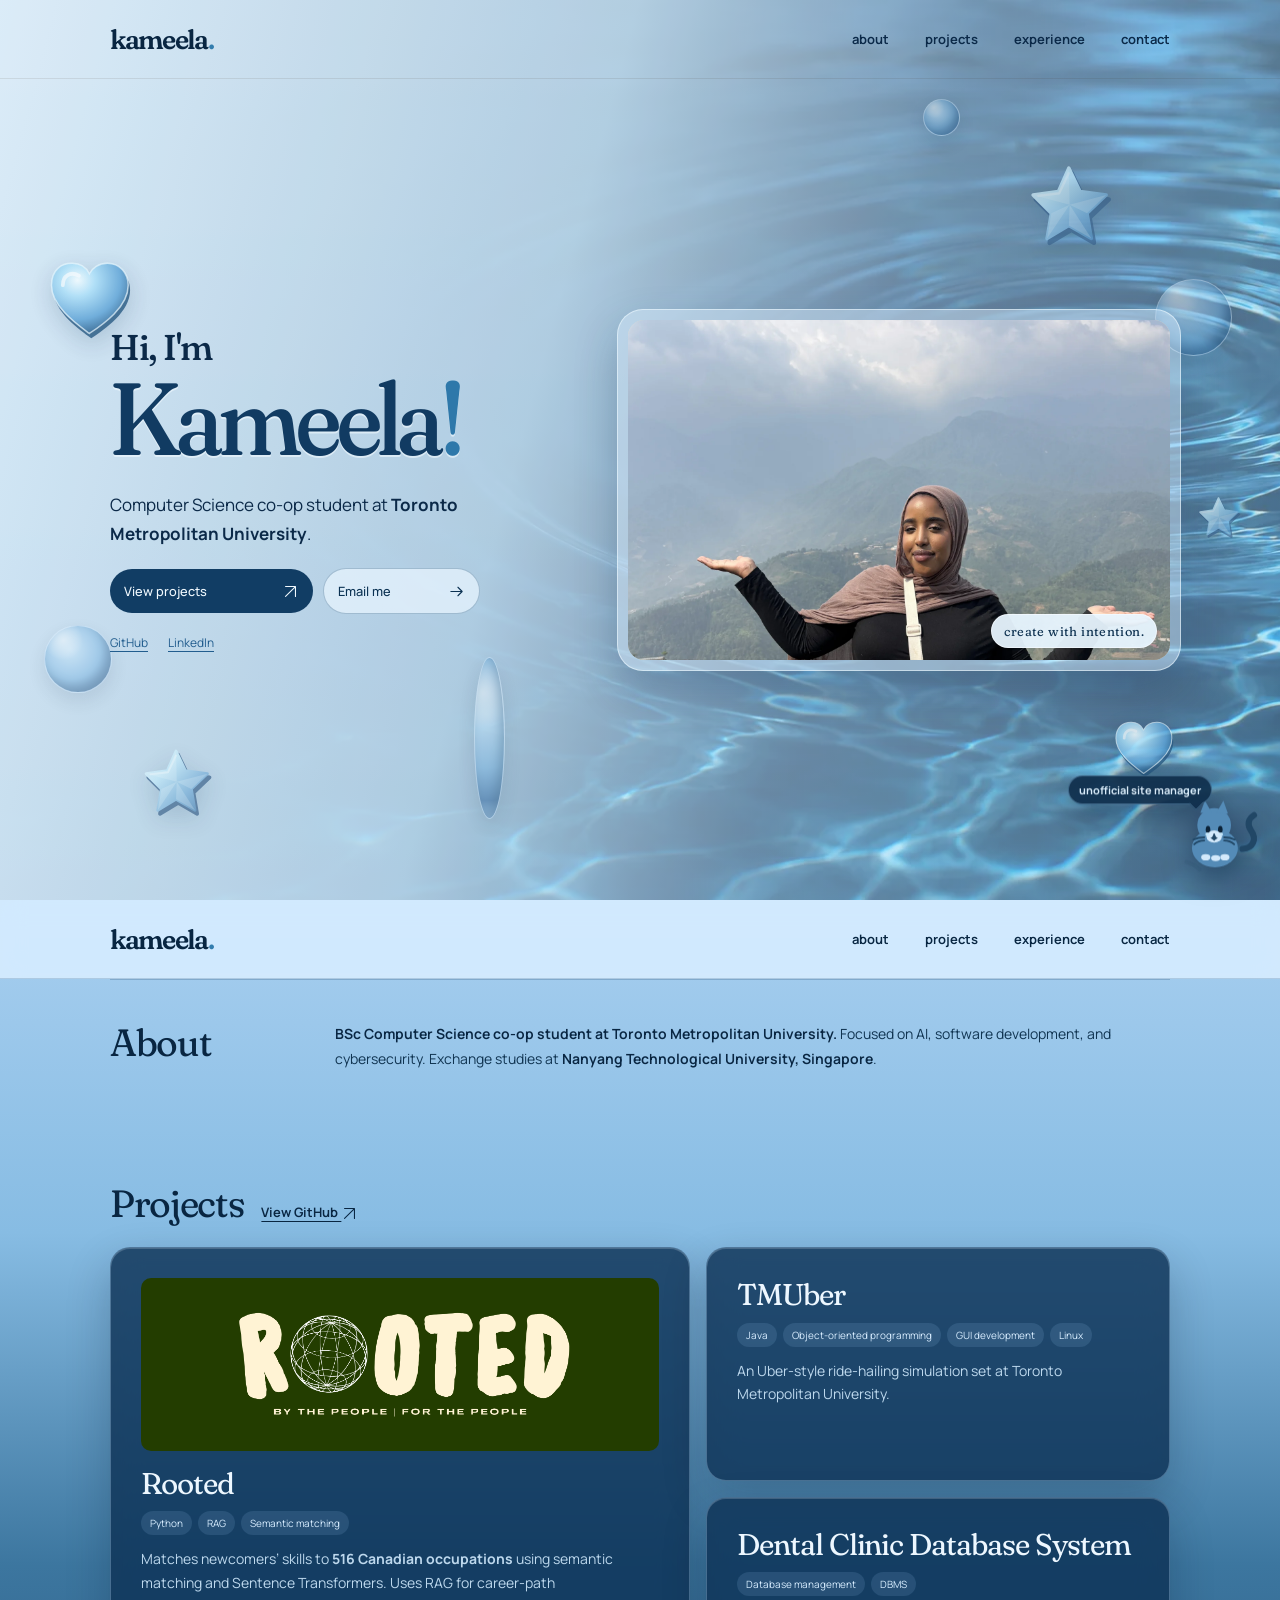
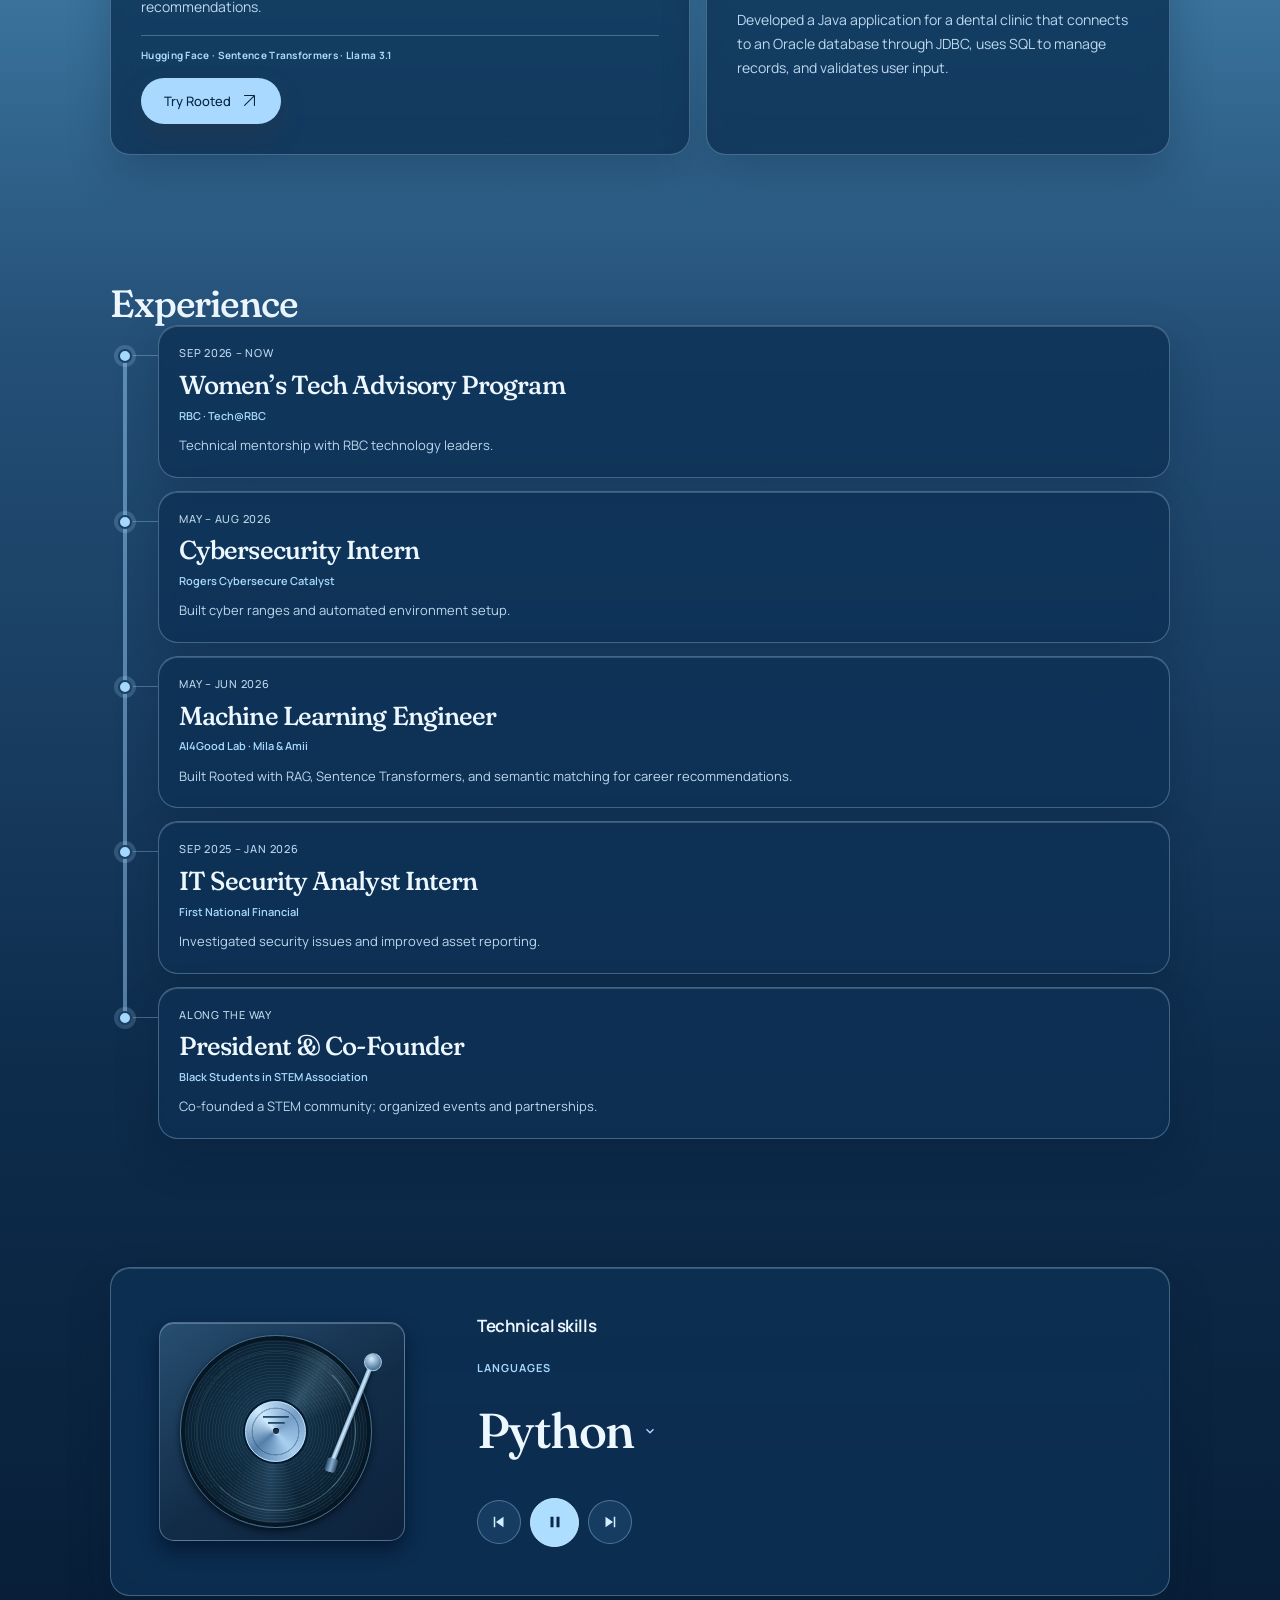
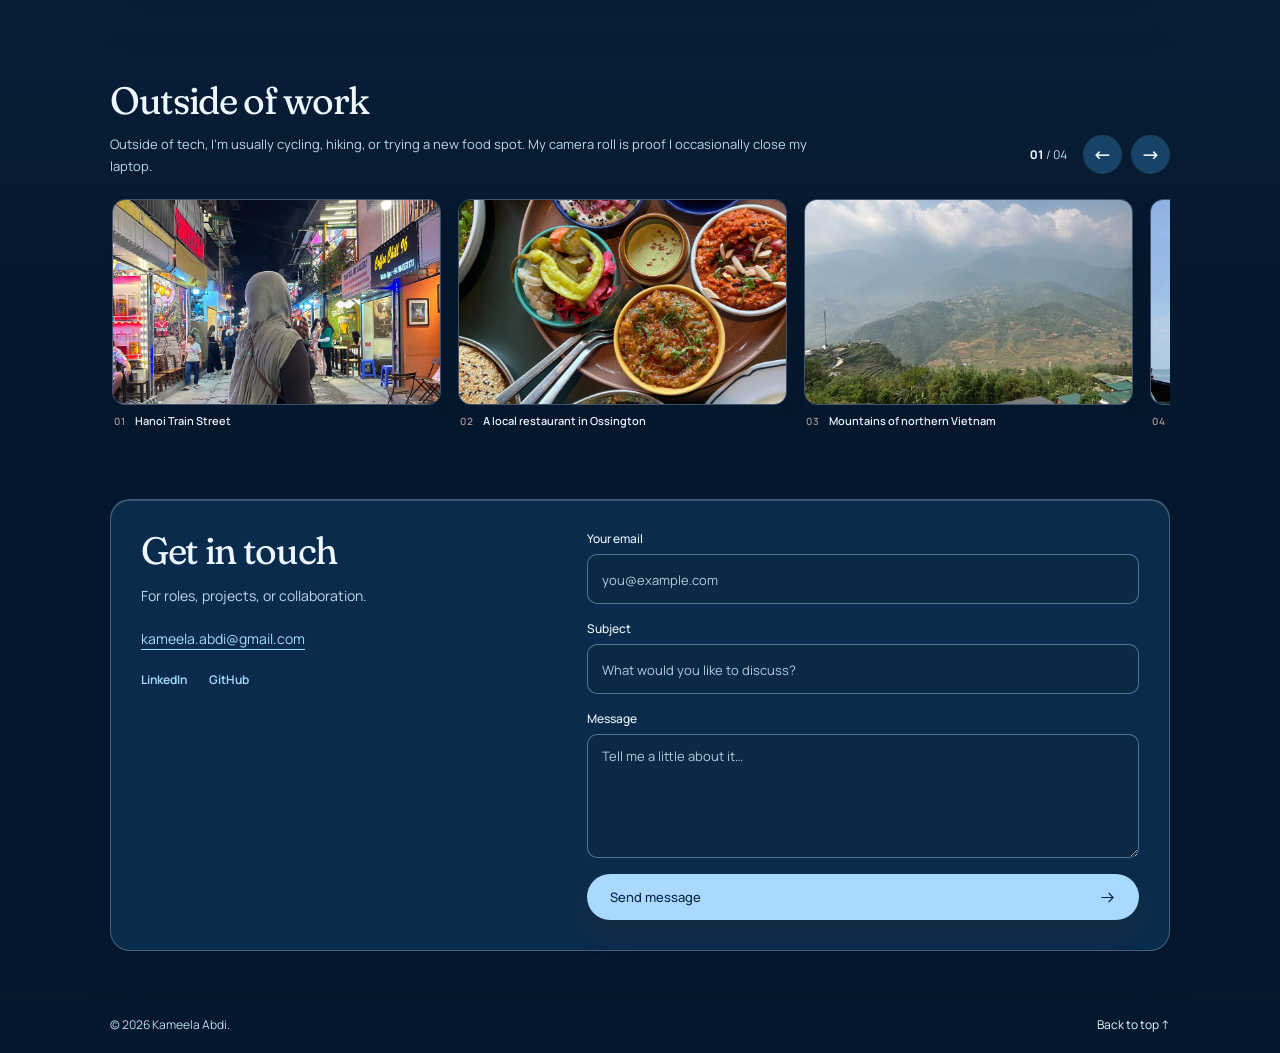
<file: index.html>
<!DOCTYPE html>

<html lang="en">
<head>
<meta charset="utf-8"/>
<meta content="width=device-width, initial-scale=1.0" name="viewport"/>
<meta content="#dceffc" name="theme-color"/>
<meta content="Kameela Abdi is a Computer Science co-op student building thoughtful technology across AI, software, and cybersecurity." name="description"/>
<title>Kameela Abdi — Portfolio</title>
<style>
    :root {
      --sand: #f7f5f9;
      --sand-deep: #efe9ea;
      --foam: #f2eaec;
      --sky: #e0cfd3;
      --sea: #bd9da5;
      --blue: #795044;
      --deep: #4b392a;
      --sage: #b18a82;
      --ink: #382c25;
      --muted: #624e40;
      --white: #ffffff;
      --line: rgba(81,62,46,.13);
      --shadow: 0 15px 45px rgba(81,62,46,.065);
    }
    *, *::before, *::after { box-sizing: border-box; }
    html { scroll-behavior: smooth; }
    body { margin: 0; background: var(--sand); color: var(--ink); font-family:var(--font-body); -webkit-font-smoothing: antialiased; }
    ::selection { background: #e8d5da; color: var(--deep); }
    a { color: inherit; text-decoration: none; }
    button, a { -webkit-tap-highlight-color: transparent; }
    .container { width: min(1110px, calc(100% - 64px)); margin-inline: auto; }
    .site-header { position: sticky; top: 0; z-index: 20; background: rgba(247,245,249,.92); border-bottom: 1px solid var(--line); backdrop-filter: blur(18px); }
    .header-inner { height: 78px; display: flex; align-items: center; justify-content: space-between; gap: 28px; }
    .logo { font-size: 19px; font-weight: 720; letter-spacing: -.05em; color: var(--deep); }
    .logo span { color: var(--sea); }
    .nav { display: flex; align-items: center; gap: 36px; color: #706760; font-size: 13px; font-weight: 570; }
    .nav a { transition: color .2s; }
    .nav a:hover, .nav a:focus-visible { color: var(--blue); }
    .pill-link { border: 1px solid rgba(81,62,46,.24); padding: 10px 17px; border-radius: 100px; color: var(--deep); font-size: 12px; font-weight: 650; transition: background .2s, transform .2s; white-space: nowrap; }
    .pill-link:hover { background: var(--foam); transform: translateY(-1px); }
    .hero { min-height: 675px; display: grid; grid-template-columns: 1.12fr .88fr; align-items: center; gap: 38px; padding-top: 75px; padding-bottom: 90px; }
    .eyebrow { text-transform: uppercase; letter-spacing: .18em; font-size: 11px; font-weight: 750; color: var(--blue); }
    .availability { display: inline-flex; align-items: center; gap: 9px; background: #f6f0f1; color: #856e5c; border: 1px solid #e6d8db; border-radius: 100px; padding: 9px 13px; text-transform: none; letter-spacing: .01em; font-size: 12px; font-weight: 630; }
    .availability::before { content: ""; width: 7px; height: 7px; border-radius: 50%; background: #a97a85; box-shadow: 0 0 0 3px rgba(169,122,133,.17); }
    h1, h2, h3, p { margin-top: 0; }
    h1 { font-size: clamp(55px, 6.8vw, 91px); letter-spacing: -.078em; font-weight: 680; line-height: 1.045; margin: 29px 0 23px; color: var(--deep); }
    h1 .accent { font-family:var(--portfolio-serif); font-style: italic; font-weight: 400; color: var(--blue); }
    .hero-lead { font-size: clamp(16px, 1.65vw, 19px); line-height: 1.75; color: var(--muted); max-width: 515px; margin: 0 0 30px; }
    .hero-actions { display: flex; gap: 12px; align-items: center; flex-wrap: wrap; }
    .btn { display: inline-flex; align-items: center; justify-content: center; gap: 10px; border-radius: 100px; padding: 14px 23px; font-size: 13px; font-weight: 660; transition: transform .2s, background .2s, box-shadow .2s; }
    .btn:hover { transform: translateY(-2px); }
    .btn-primary { background: var(--deep); color: #fff; box-shadow: 0 8px 20px rgba(81,62,46,.15); }
    .btn-primary:hover { background: #664c37; }
    .btn-secondary { color: var(--deep); border: 1px solid var(--line); background: rgba(255,255,255,.57); }
    .btn-secondary:hover { background: #fff; }
    .hero-bottom { font-size: 12px; letter-spacing: .02em; color: #938387; margin-top: 55px; display: flex; align-items: center; gap: 15px; }
    .hero-bottom .bar { width: 35px; height: 1px; background: #c6acb2; }
    .art-frame { position: relative; aspect-ratio: 1/1.08; isolation: isolate; display: grid; place-items: center; }
    .art-backdrop { position: absolute; inset: 5% 2% 3%; background: linear-gradient(150deg,#f6ebee 6%,#e1c5cc 52%,#f2e0e5 96%); border-radius: 48% 52% 49% 51% / 42% 42% 58% 58%; transform: rotate(-8deg); }
    .art-orbit { position: absolute; width: 80%; aspect-ratio:1; border: 1px solid rgba(255,255,255,.7); border-radius: 50%; transform: rotate(-16deg) scaleX(.85); }
    .sun { width: 54%; aspect-ratio:1; border-radius: 50%; position:absolute; top: 17%; right: 20%; background: linear-gradient(155deg,rgba(255,255,255,.96),rgba(219,221,204,.75) 40%,rgba(147,121,99,.25)); box-shadow: inset -22px -25px 45px rgba(99,75,55,.1), inset 18px 23px 38px rgba(255,255,255,.75), 0 15px 75px rgba(118,90,67,.12); border: 1px solid rgba(255,255,255,.62); }
    .horizon { position:absolute; width:81%; height:31%; left:9.5%; bottom:19%; border-radius:50% 50% 38% 35% / 60% 50% 25% 25%; background: linear-gradient(180deg, rgba(171,126,137,.46), rgba(120,91,68,.36)); transform: rotate(-8deg); filter: blur(.3px); }
    .horizon::after { content:""; position:absolute; width:97%; height: 32%; background: rgba(248,240,242,.75); border-radius:50%; left:1.5%; top:-10%; transform:rotate(5deg); filter: blur(9px); }
    .front-wave { position: absolute; width: 89%; height: 24%; left: 7%; bottom: 15%; border-radius: 55% 45% 58% 42% / 74% 64% 38% 38%; background: linear-gradient(145deg,rgba(255,255,255,.45),rgba(202,165,174,.47)); transform: rotate(8deg); border-top: 1px solid rgba(255,255,255,.8); }
    .art-caption { position: absolute; bottom: 5%; right: 3%; font-family:var(--portfolio-serif); font-style: italic; font-size: 15px; letter-spacing:.03em; color: rgba(81,62,46,.62); }
    .art-spark { position: absolute; top:13%; left:15%; color: var(--blue); font-size: 26px; font-weight: 200; }
    section { scroll-margin-top: 110px; }
    .section { padding: 92px 0; }
    .section-kicker { font-size: 11px; color: var(--blue); letter-spacing: .2em; text-transform: uppercase; font-weight: 720; margin-bottom: 18px; }
    .section-title { font-size: clamp(35px,4vw,54px); letter-spacing:-.065em; line-height:1.15; color:var(--deep); font-weight:660; margin-bottom: 18px; }
    .section-summary { max-width: 650px; font-size: 16px; line-height:1.85; color:var(--muted); }
    .about-section { border-top: 1px solid var(--line); display:grid; grid-template-columns: .85fr 1.15fr; gap: clamp(35px,8vw,130px); align-items:start; }
    .about-section .section-title { max-width: 380px; }
    .about-body { font-size:16px; line-height:1.95; color: var(--muted); }
    .about-body strong { color: var(--deep); font-weight:650; }
    .small-facts { display:flex; flex-wrap:wrap; gap:10px; margin-top:24px; }
    .small-facts span { font-size:12px; background: #f3eced; color:var(--sage); padding:10px 14px; border-radius:50px; }
    .projects-section { background: #f5eff0; border-top:1px solid rgba(81,62,46,.07); border-bottom:1px solid rgba(81,62,46,.07); }
    .section-header { display:flex; gap:20px; justify-content:space-between; align-items:end; margin-bottom:37px; }
    .section-header .section-title { margin-bottom:0; }
    .section-header a { color:var(--blue); font-size:13px; font-weight:650; }
    .projects-grid { display:grid; grid-template-columns:repeat(2,1fr); gap:20px; }
    .project-card { background:#fff; border-radius:19px; padding:21px; border:1px solid rgba(81,62,46,.08); transition:transform .24s, box-shadow .24s; }
    .project-card:hover { transform:translateY(-5px); box-shadow:var(--shadow); }
    .project-visual { height:205px; border-radius:12px; position:relative; overflow:hidden; display:grid; place-items:center; }
    .rooted-visual { background:radial-gradient(circle at 66% 22%,#fcf6f8 0%,transparent 36%),linear-gradient(145deg,#ede0e3,#d1b5bc); }
    .roots { width:145px; height:145px; display:grid; place-items:center; border:1px solid rgba(255,255,255,.86); border-radius:50%; background:rgba(255,255,255,.26); box-shadow:0 0 0 20px rgba(255,255,255,.08),0 0 0 40px rgba(255,255,255,.075); }
    .roots svg { width:80px; height:80px; }
    .swap-visual { background:radial-gradient(circle at 18% 10%,#fbf5f7 0%,transparent 35%),linear-gradient(145deg,#eee0e3,#ccb0b7); }
    .swap-phone { width:112px; height:165px; border:5px solid rgba(255,255,255,.94); border-radius:21px; background:rgba(255,255,255,.35); box-shadow:0 12px 40px rgba(108,82,61,.09); padding:24px 10px 10px; transform:rotate(-8deg); position:relative; }
    .swap-phone::before { content:""; position:absolute; top:8px; left:39px; width:25px; height:4px; border-radius:10px; background:rgba(129,102,79,.35); }
    .swap-line { background:rgba(255,255,255,.9); height:12px; border-radius:8px; margin-bottom:10px; }
    .swap-line:nth-child(2) { width:75%; }
    .swap-line:nth-child(3) { width:91%; }
    .swap-line:nth-child(4) { width:55%; }
    .project-meta { display:flex; gap:8px; flex-wrap:wrap; margin-top:21px; margin-bottom:12px; }
    .tag { font-size:11px; background:#f7f0f2; color:#826e5d; padding:7px 10px; border-radius:30px; }
    .project-card h3 { font-size:24px; letter-spacing:-.04em; font-weight:660; color:var(--deep); margin:0 0 10px; }
    .project-card p { font-size:14px; color:var(--muted); line-height:1.75; margin-bottom:18px; }
    .project-foot { font-size:12px; color:var(--blue); font-weight:690; }
    .rooted-logo { display:block; width:100%; height:auto; aspect-ratio:3 / 1; object-fit:cover; object-position:center 53%; border-radius:12px; margin-bottom:16px; }
    .rooted-demo-link { align-self:flex-start; margin-top:16px; min-height:44px; }
    .experience-grid { display:grid; grid-template-columns:.7fr 1.3fr; gap:65px; }
    .experience-grid .section-title { max-width:370px; }
    .timeline-item { display:grid; grid-template-columns:115px 1fr; gap:19px; padding:24px 0; border-bottom:1px solid var(--line); }
    .timeline-item:first-child { padding-top:0; }
    .timeline-date { font-size:12px; color:#948287; line-height:1.55; }
    .timeline-item h3 { margin:0 0 5px; color:var(--deep); letter-spacing:-.02em; font-size:17px; font-weight:660; }
    .timeline-company { font-size:13px; color:var(--blue); font-weight:620; margin-bottom:8px; }
    .timeline-item p { font-size:13px; line-height:1.75; color:var(--muted); margin:0; }
    .skills-section { padding-top:0; }
    .contact-section { padding-bottom:100px; }
    .contact-panel { text-align:center; border-radius:25px; padding:80px 25px; background:linear-gradient(140deg,#f1e0e4,#e8d5da 58%,#f8eef0); border:1px solid rgba(81,62,46,.07); }
    .contact-panel .section-title { font-size:clamp(42px,5.2vw,65px); }
    .contact-panel .section-summary { margin:0 auto 28px; }
    .social-links { margin-top:25px; display:flex; justify-content:center; gap:25px; flex-wrap:wrap; }
    .social-links a { font-size:12px; font-weight:630; color:var(--blue); border-bottom:1px solid transparent; padding-bottom:3px; }
    .social-links a:hover { border-color:var(--blue); }
    footer { border-top:1px solid var(--line); padding:28px 0; }
    .footer-inner { display:flex; justify-content:space-between; align-items:center; gap:15px; color:#8d7c80; font-size:12px; }
    .footer-inner a { color:var(--deep); }

    /* A personal take on the gentle handwritten welcome of a new device. */
    .intro-title { margin-top:18px; margin-bottom:26px; display:flex; flex-direction:column; align-items:flex-start; line-height:.95; }
    .intro-title .intro-small { font-family:var(--portfolio-serif); font-size:clamp(34px,3.3vw,46px); font-weight:400; font-style:italic; color:var(--ink); letter-spacing:-.045em; line-height:1.1; }
    .intro-title .intro-script { display:block; font-family:var(--portfolio-serif); font-size:clamp(92px,10.9vw,158px); font-weight:500; letter-spacing:-.065em; color:var(--blue); line-height:.94; padding:0 .1em .06em 0; clip-path:inset(0 100% 0 0); animation: handwritten-reveal 1.75s cubic-bezier(.2,.65,.2,1) 2.5s both; }
    .intro-script .intro-dot { color:var(--sage); }
    .intro-overline { font-size:11px; font-weight:690; text-transform:uppercase; letter-spacing:.18em; color:var(--sage); margin:23px 0 0; }
    .hero-copy { position:relative; z-index:2; }
    .hero-photo { position:absolute; z-index:2; width:72%; height:82%; left:15%; top:8%; border-radius:46% 54% 52% 48% / 40% 43% 57% 60%; overflow:hidden; border:7px solid rgba(255,255,255,.79); background:#f1e9eb; box-shadow:0 24px 65px rgba(81,62,46,.14), 0 0 0 1px rgba(81,62,46,.08); transform:rotate(-2deg); opacity:1; }
    .hero-photo img { width:100%; height:100%; display:block; object-fit:cover; object-position:51% 43%; transform:scale(1.01); }
    .art-frame { transition:transform .4s ease; }
    .art-frame:hover { transform:translateY(-4px); }
    .art-frame .art-orbit { z-index:1; }
    .art-caption { z-index:3; background:rgba(252,246,248,.96); box-shadow:0 5px 23px rgba(81,62,46,.08); padding:10px 15px; border-radius:100px; color:var(--sage); right:-3%; bottom:0; }
    .art-spark { z-index:3; top:8%; left:8%; }
    @keyframes handwritten-reveal { from {clip-path:inset(0 100% 0 0);opacity:.6} to {clip-path:inset(0 0 0 0);opacity:1} }
    @keyframes photo-arrive { from { opacity:0;transform:translateY(16px) rotate(-4deg) scale(.98)} to {opacity:1;transform:translateY(0) rotate(-2deg) scale(1)} }
    @media(max-width:690px) {
      .intro-title .intro-small { font-size:36px; }
      .intro-title .intro-script { font-size:clamp(90px,19vw,136px);animation-delay:2.5s; }
      .hero-photo { width:74%; height:85%; left:13%; top:5%; }
      .art-caption {right:0;bottom:-2%;font-size:12px;}
      .intro-overline {font-size:10px;}
    }
    @media(prefers-reduced-motion:reduce) {
      .intro-title .intro-script { clip-path:none;animation:none; }
      .hero-photo {animation:none;}
      .art-frame:hover {transform:none;}
    }
    @media(max-width:880px) {
      .hero { grid-template-columns:1fr .82fr; gap:8px; }
      h1 { font-size:clamp(51px,7vw,75px); }
      .nav { gap:20px; }
      .experience-grid { gap:30px; }
    }
    @media(max-width:690px) {
      .container { width:min(100% - 36px,540px); }
      .header-inner { height:67px; }
      .nav { gap:16px; font-size:12px; }
      .nav a:nth-child(3) { display:none; }
      .pill-link { display:none; }
      .hero { padding:72px 0 65px; display:flex; flex-direction:column; align-items:stretch; min-height:auto; }
      h1 { font-size:clamp(54px,12vw,76px); margin-top:23px; }
      .hero-lead { font-size:16px; }
      .hero-bottom { margin-top:35px; }
      .art-frame { align-self:center; width:min(90%,400px); aspect-ratio:1/.9; margin-top:7px; }
      .section { padding:70px 0; }
      .about-section, .experience-grid { display:block; }
      .about-section .section-title, .experience-grid .section-title { max-width:none; }
      .projects-grid { grid-template-columns:1fr; }
      .section-header { align-items:start; }
      .timeline { margin-top:31px; }
      .timeline-item { grid-template-columns:97px 1fr; gap:12px; }
      .skills-section { padding-top:0; }
      .contact-panel { padding:58px 18px; }
      .footer-inner { flex-direction:column; text-align:center; }
    }
    @media(prefers-reduced-motion:reduce) { html {scroll-behavior:auto} *,*::before,*::after { transition-duration:.01ms !important; animation-duration:.01ms !important; } }

    /* Olive green, blush pink and brown palette. The portrait never depends on a relative asset path. */
    .site-header { background: rgba(247,245,249,.92); }
    .art-backdrop { background:linear-gradient(150deg,#f2e6e9 3%,#dcc3c9 51%,#f4e8eb 100%); }
    .sun { background:linear-gradient(160deg,#fbf9fd,#f4e5e9 48%,#d1b4bb);box-shadow:inset -18px -22px 46px rgba(93,69,49,.11),inset 18px 23px 38px rgba(255,255,255,.8),0 15px 70px rgba(101,78,59,.11); }
    .horizon { background:linear-gradient(180deg,rgba(193,150,161,.6),rgba(118,93,72,.46)); }
    .front-wave { background:linear-gradient(145deg,rgba(255,255,255,.45),rgba(195,159,168,.52)); }
    .hero-photo { width:79%;height:83%;left:10.5%;top:8%;border-radius:35% 42% 29% 32% / 32% 34% 31% 35%;border:7px solid rgba(255,250,250,.95);background:#f1e9eb;box-shadow:0 22px 62px rgba(85,61,42,.18),0 0 0 1px rgba(85,61,42,.12);opacity:1;visibility:visible; }
    .hero-photo img { object-position:50% 39%; }
    .availability { background:#f3ebed;color:#816752;border-color:#e4d1d6; }
    .availability::before { background:#957c68; }
    .project-card { border-color:rgba(81,62,46,.09); }
    .rooted-visual { background:radial-gradient(circle at 66% 22%,#fcfbfd 0%,transparent 36%),linear-gradient(145deg,#efe3e6,#d5bcc2); }
    .swap-visual { background:radial-gradient(circle at 18% 10%,#faf8fc 0%,transparent 35%),linear-gradient(145deg,#efe3e6,#d0b1b9); }
    .btn-primary {box-shadow:0 8px 20px rgba(86,62,43,.16);}
    :focus-visible { outline:2px solid #795044;outline-offset:4px; }
    @media(max-width:690px){ .hero-photo{width:78%;height:85%;left:11%;top:5%;} }

    /* Wider, more landscape intro photo so more of the original view and both hands show. */
    .hero-photo {
      width: 94%;
      height: 72%;
      left: 3%;
      top: 15%;
      border: 4px solid #be9aa3;
      border-radius: 32px;
      overflow: hidden;
      background: #e1cdd2;
      box-shadow: 0 22px 55px rgba(85,61,42,.13);
      transform: rotate(-2deg);
    }
    .hero-photo img {
      width: 100%;
      height: 100%;
      object-fit: cover;
      object-position: 50% 30%;
      transform: scale(.92);
    }
    .art-frame {
      aspect-ratio: 1.08 / .92;
      align-self: center;
    }
    .art-backdrop {
      inset: 10% 1% 8%;
      border-radius: 34px;
      transform: rotate(-4deg);
    }
    .art-orbit {
      width: 96%;
      height: 76%;
      border-radius: 34px;
      transform: rotate(-8deg);
    }
    .sun {
      width: 28%;
      top: 5%;
      right: 8%;
    }
    .horizon, .front-wave {
      display: none;
    }
    @media (max-width: 690px) {
      .art-frame {
        width: min(100%, 430px);
        aspect-ratio: 1 / .92;
      }
      .hero-photo {
        width: 96%;
        height: 73%;
        left: 2%;
        top: 16%;
        border-radius: 24px;
      }
      .hero-photo img {
        object-position: 50% 31%;
        transform: scale(.95);
      }
      .art-backdrop,
      .art-orbit {
        border-radius: 24px;
      }
    }

    /* A separate, understated gallery section within the portfolio. */
    .offline-section { background: #fcf8f7; border-top: 1px solid var(--line); border-bottom: 1px solid var(--line); }
    .offline-heading { display: flex; align-items: end; justify-content: space-between; gap: 22px; margin-bottom: 27px; }
    .offline-heading .section-title { margin-bottom: 11px; }
    .offline-intro { max-width: 730px; color: var(--muted); font-size: 14px; line-height: 1.8; margin: 0; }
    .offline-controls { display: flex; flex: 0 0 auto; align-items: center; gap: 9px; margin-bottom: 3px; }
    .offline-count { font-size: 12px; color: var(--muted); font-variant-numeric: tabular-nums; margin-right: 7px; white-space: nowrap; }
    .offline-count strong { font-weight: 730; color: var(--deep); }
    .offline-arrow { width: 39px; height: 39px; display: grid; place-items: center; background: var(--white); color: var(--deep); border: 1px solid var(--line); border-radius: 50%; font-size: 19px; line-height: 1; cursor: pointer; transition: background .18s, transform .18s; }
    .offline-arrow:hover { background: var(--foam); transform: translateY(-1px); }
    .offline-arrow:focus-visible { outline: 2px solid var(--blue); outline-offset: 3px; }
    .offline-track { display: flex; gap: 17px; overflow-x: auto; scroll-snap-type: x mandatory; scroll-behavior: smooth; scroll-padding-left: 2px; padding: 4px 2px 14px; scrollbar-width: none; -ms-overflow-style: none; overscroll-behavior-x: contain; }
    .offline-track::-webkit-scrollbar { display:none; }
    .offline-slide { flex: 0 0 calc((100% - 36px) / 3.1); min-width: 0; margin: 0; scroll-snap-align: start; }
    .offline-slide img { display: block; width: 100%; height: auto; aspect-ratio: 4 / 3; object-fit: cover; border-radius: 13px; border: 1px solid rgba(81,62,46,.10); box-shadow: 0 6px 17px rgba(81,62,46,.065); }
    .offline-slide figcaption { margin-top: 12px; padding-left: 2px; color: #71645a; font-size: 12px; font-weight: 570; line-height: 1.5; }
    .offline-caption-num { font-size: 10px; letter-spacing: .08em; color: #a99398; margin-right: 9px; }
    .offline-note { margin: 7px 0 0; color: #94888b; font-size: 11px; }
    @media (max-width: 880px) { .offline-slide { flex-basis: calc((100% - 17px) / 2.25); } }
    @media (max-width: 690px) {
      .offline-heading { align-items: start; flex-direction: column; gap: 17px; }
      .offline-controls { align-self: end; margin: 0; }
      .offline-slide { flex-basis: 78%; }
      .offline-intro { font-size: 13px; }
      .offline-slide img { border-radius: 11px; }
    }
    @media (prefers-reduced-motion: reduce) { .offline-track { scroll-behavior: auto; } }
  

    /* ---- Ombré palette refresh ---- */
    :root {
      --dark-amaranth: #505832;
      --cotton-rose: #e7b7bd;
      --platinum: #f6f0e6;
      --frosted-blue: #bac092;
      --black-cherry: #493024;
      --sand: #f6f0e6;
      --sand-deep: #edd9de;
      --foam: rgba(255,255,255,.62);
      --sky: #bac092;
      --sea: #e7b7bd;
      --blue: #505832;
      --deep: #493024;
      --sage: #505832;
      --ink: #382c25;
      --muted: #584337;
      --line: rgba(73,48,36,.12);
      --shadow: 0 18px 45px rgba(73,48,36,.10);
    }
    body {
      position: relative;
      background: linear-gradient(135deg, #f6f0e6 0%, #e7b7bd 26%, #bac092 54%, #f6f0e6 77%, #505832 100%);
      background-size: 240% 240%;
      animation: ombreFlow 19s ease-in-out infinite;
      color: var(--ink);
    }
    body::before {
      content: "";
      position: fixed;
      inset: 0;
      pointer-events: none;
      background:
        radial-gradient(circle at 14% 18%, rgba(231,183,189,.42), transparent 34%),
        radial-gradient(circle at 82% 12%, rgba(186,192,146,.40), transparent 28%),
        radial-gradient(circle at 78% 78%, rgba(80,88,50,.16), transparent 26%),
        radial-gradient(circle at 24% 88%, rgba(246,240,230,.48), transparent 30%);
      mix-blend-mode: screen;
      opacity: .95;
      z-index: -1;
    }
    @keyframes ombreFlow {
      0% { background-position: 0% 50%; }
      50% { background-position: 100% 50%; }
      100% { background-position: 0% 50%; }
    }
    .site-header {
      background: rgba(246,240,230,.74);
      backdrop-filter: blur(20px);
      border-bottom: 1px solid rgba(73,48,36,.10);
    }
    .pill-link, .btn-secondary, .project-card, .contact-panel, .timeline-item, .offline-slide img {
      box-shadow: 0 10px 28px rgba(73,48,36,.06);
    }
    .about-section, .projects-section, .offline-section, .contact-panel {
      background: rgba(255,255,255,.34);
      backdrop-filter: blur(8px);
    }
    .project-card, .timeline-item, .contact-panel, .offline-arrow {
      background: rgba(255,255,255,.62);
      border-color: rgba(73,48,36,.10);
    }
    .btn-primary {
      background: linear-gradient(135deg, #493024, #505832);
      color: #fff;
      box-shadow: 0 12px 28px rgba(73,48,36,.20);
    }
    .btn-primary:hover { background: linear-gradient(135deg, #505832, #493024); }
    .btn-secondary:hover, .pill-link:hover, .offline-arrow:hover { background: rgba(231,183,189,.42); }
    .nav a:hover, .nav a:focus-visible, .section-header a, .logo span { color: var(--deep); }
    .availability {
      background: rgba(231,183,189,.42);
      color: var(--blue);
      border-color: rgba(80,88,50,.16);
    }
    .availability::before { background: var(--frosted-blue); box-shadow: 0 0 0 3px rgba(186,192,146,.28); }
    .hero-photo { border-color: rgba(73,48,36,.30); background: rgba(255,255,255,.45); }
    .text-highlight, .word-pop, .btn-word {
      background: linear-gradient(120deg, rgba(186,192,146,.25), rgba(231,183,189,.58));
      border-radius: .45em;
      padding: 0 .18em .04em;
      box-decoration-break: clone;
      -webkit-box-decoration-break: clone;
    }
    .word-pop {
      color: var(--deep);
      text-shadow: 0 1px 0 rgba(255,255,255,.45);
      background: linear-gradient(120deg, rgba(186,192,146,.34), rgba(231,183,189,.72));
    }
    .btn-word { background: linear-gradient(120deg, rgba(186,192,146,.30), rgba(255,255,255,.0)); }
    .section-kicker, .intro-overline, .eyebrow { color: var(--blue); }
    .hero-bottom .bar { background: rgba(73,48,36,.26); }
    .offline-slide figcaption, .tag { color: var(--blue); }
    .tag { background: rgba(186,192,146,.24); }
    .projects-section {
      border-top: 1px solid rgba(73,48,36,.08);
      border-bottom: 1px solid rgba(73,48,36,.08);
    }
    .offline-section { background: rgba(255,255,255,.28); }
    @media (prefers-reduced-motion: reduce) {
      body { animation: none; }
    }

  

    /* Seamless surfaces and full, uncropped original landscape photo */
    body {
      background: linear-gradient(120deg, #f6f0e6 0%, #ead4d9 22%, #ebecdf 48%, #e7b7bd 70%, #f6f0e6 100%);
      background-size: 260% 260%;
      animation: ombreFlow 26s ease-in-out infinite;
    }
    body::before {
      background:
        radial-gradient(ellipse at 12% 16%, rgba(186,192,146,.24), transparent 42%),
        radial-gradient(ellipse at 84% 46%, rgba(231,183,189,.30), transparent 40%),
        radial-gradient(ellipse at 45% 83%, rgba(80,88,50,.07), transparent 35%);
      opacity: 1;
      mix-blend-mode: normal;
      z-index: -1;
    }
    .about-section,
    .projects-section,
    .offline-section,
    .skills-section,
    .contact-section,
    .experience-grid {
      background: transparent;
      border: 0;
      box-shadow: none;
      backdrop-filter: none;
    }
    .about-section { border-top: 0; }
    .projects-section, .offline-section {
      border-top: 0;
      border-bottom: 0;
    }
    .section { padding-block: 86px; }
    .skills-section { padding-top: 12px; }
    .offline-section { padding-block: 84px 90px; }
    .project-card, .contact-panel {
      background: rgba(255,255,255,.50);
      border: 1px solid rgba(255,255,255,.65);
      box-shadow: 0 12px 42px rgba(73,48,36,.045);
      backdrop-filter: blur(14px);
      -webkit-backdrop-filter: blur(14px);
    }
    .project-card:hover { box-shadow: 0 20px 46px rgba(73,48,36,.09); }
    .timeline-item { box-shadow: none; border-bottom: 1px solid rgba(73,48,36,.09); }

    .contact-panel {
      background: linear-gradient(128deg, rgba(255,255,255,.54), rgba(231,183,189,.16) 49%, rgba(186,192,146,.17));
      border-radius: 24px;
    }
    .offline-slide img {
      border: 1px solid rgba(255,255,255,.72);
      box-shadow: 0 10px 28px rgba(73,48,36,.075);
    }
    footer { border-top: 1px solid rgba(73,48,36,.085); background:transparent; }
    .site-header { background:rgba(246,240,230,.62); }

    /* The original photo is 4:3; match its natural proportions exactly. */
    .hero {
      grid-template-columns: minmax(0, 1fr) minmax(0, 1.12fr);
      column-gap: 28px;
      min-height: 630px;
      padding-top: 70px;
      padding-bottom: 74px;
    }
    .hero-copy { min-width: 0; }
    .art-frame {
      position: relative;
      display: block;
      width: 100%;
      aspect-ratio: auto;
      align-self: center;
      isolation: isolate;
      margin: 0;
    }
    .art-backdrop, .art-orbit, .sun, .horizon, .front-wave { display: none !important; }
    .hero-photo {
      position: relative;
      inset: auto;
      width: 100%;
      height: auto;
      aspect-ratio: 4 / 3;
      border: 0;
      border-radius: 22px;
      overflow: hidden;
      background: #d9dace;
      box-shadow: 0 22px 54px rgba(73,48,36,.11);
      transform: none;
      transition: box-shadow .5s ease;
    }
    .hero-photo img {
      width: 100%;
      height: 100%;
      display: block;
      object-fit: contain;
      object-position: center;
      transform: none;
    }
    .art-frame:hover { transform: none; }
    .art-frame:hover .hero-photo { box-shadow: 0 24px 62px rgba(73,48,36,.15); }
    .art-caption {
      z-index: 3;
      bottom: -16px;
      right: 15px;
      background: rgba(255,255,255,.89);
      color: var(--deep);
      box-shadow: 0 7px 24px rgba(73,48,36,.09);
      border: 1px solid rgba(255,255,255,.76);
      border-radius: 100px;
      padding: 9px 16px;
      font-size: 13px;
    }
    .art-spark { z-index:3; top: -18px; left:-12px; color:var(--blue); font-size:23px; }
    @media (max-width: 880px) and (min-width: 691px) {
      .hero { grid-template-columns: minmax(0,1fr) minmax(0,1fr); gap: 20px; }
      .intro-title .intro-script { font-size: clamp(75px,9.5vw,108px); }
    }
    @media (max-width: 690px) {
      .hero { display:flex; flex-direction:column; gap:36px; padding-top:55px; padding-bottom:52px; }
      .art-frame { width: 100%; max-width:520px; aspect-ratio:auto; margin:0; }
      .hero-photo { width:100%; height:auto; aspect-ratio:4/3; inset:auto; border-radius:18px; }
      .hero-photo img { width:100%; height:100%; object-fit:contain; object-position:center; transform:none; }
      .art-caption { right:10px; bottom:-14px; font-size:12px; }
      .art-spark { top:-16px; left:0; }
      .section { padding-block:64px; }
      .skills-section { padding-top:2px; }
      .offline-section { padding-block:62px; }
      .contact-section { padding-bottom:70px; }
    }
    @media (prefers-reduced-motion: reduce) {
      body { animation: none !important; }
    }

  
    /* Final polish: no visible panel seams; the page remains one continuous ombré. */
    html, body { max-width:100%; }
    body { overflow-x:clip; }
    .timeline, .experience-grid { background:transparent !important; box-shadow:none !important; border:0 !important; }
    .timeline-item,
    .timeline-item:first-child {
      background:transparent !important;
      backdrop-filter:none !important;
      -webkit-backdrop-filter:none !important;
      border:0 !important;
      box-shadow:none !important;
      border-radius:16px;
      padding:21px 17px;
      margin:0 -17px;
      transition:background .36s ease, transform .36s ease;
    }
    .timeline-item:hover, .timeline-item:focus-within {
      background:rgba(73,48,36,.045) !important;
      transform:translateX(3px);
    }
    .timeline-item + .timeline-item { border-top:0 !important; }
    .about-section, .projects-section, .offline-section, .skills-section, .experience-grid, .contact-section {
      border:0 !important; box-shadow:none !important;
      background:transparent !important;
    }
    /* A tint that gracefully fades at section boundaries: no rectangular bars. */
    main > .section, main > .contact-section { position:relative; isolation:isolate; }
    main > .section::before, main > .contact-section::before {
      content:""; position:absolute; z-index:-1; inset:0;
      background:linear-gradient(to bottom, transparent, rgba(73,48,36,.030) 36%, rgba(73,48,36,.038) 53%, transparent);
      opacity:0; pointer-events:none; transition:opacity .45s ease;
    }
    main > .section:hover::before, main > .section:focus-within::before,
    main > .contact-section:hover::before, main > .contact-section:focus-within::before { opacity:1; }
    .project-card, .contact-panel, .small-facts span, .tag, .offline-slide img {
      transition: background .32s ease, box-shadow .32s ease, filter .32s ease, border-color .32s ease, transform .32s ease;
    }
    .project-card:hover, .project-card:focus-within,
    .contact-panel:hover, .contact-panel:focus-within {
      background:rgba(232,214,219,.68);
      box-shadow:0 17px 42px rgba(73,48,36,.09);
      border-color:rgba(80,88,50,.18);
    }
    .project-visual { transition:filter .32s ease; }
    .project-card:hover .project-visual { filter:brightness(.965); }
    .small-facts span:hover, .tag:hover { background:rgba(231,183,189,.75); color:var(--deep); }
    .offline-slide img:hover, .offline-slide:focus-within img { filter:brightness(.92) saturate(1.06); transform:translateY(-2px); }
    .hero-photo img { transition:filter .4s ease; }
    .hero-photo:hover img { filter:brightness(.96); }
    .offline-track { scroll-snap-type:none; scroll-behavior:auto; scrollbar-width:none; }
    .offline-slide { scroll-snap-align:none; }
    .offline-slide img { aspect-ratio:4/3; object-fit:cover; }
    .offline-slide figcaption { transition:color .3s ease; }
    .offline-slide:hover figcaption { color:var(--black-cherry); }

    @media (max-width:690px) {
      .timeline-item, .timeline-item:first-child {margin:0 -9px; padding:17px 9px;}
      .timeline-item:hover {transform:none;}
      .offline-track { overscroll-behavior-x:contain; }
    }
    @media (prefers-reduced-motion: reduce) {
      main > .section::before, main > .contact-section::before { transition:none; }
      .timeline-item:hover { transform:none; }
      .offline-slide img:hover { transform:none; }
    }

  

    /* ===== The journey: an easy-to-scan, gently winding horizontal timeline ===== */
    .journey-section { display:block !important; background:transparent !important; border:0 !important; }
    .journey-heading {
      display:flex; align-items:end; justify-content:space-between;
      gap:30px; margin-bottom:31px;
    }
    .journey-heading .section-title { margin-bottom:0; }
    .journey-intro {
      max-width:350px; margin:0 0 4px; color:var(--muted);
      font-size:14px; line-height:1.7;
    }
    .journey-timeline { position:relative; width:100%; isolation:isolate; }
    .journey-curve { display:block; width:100%; height:132px; overflow:visible; }
    .journey-wave-shadow {
      fill:none; stroke:rgba(255,255,255,.50); stroke-width:11;
      stroke-linecap:round; stroke-linejoin:round;
    }
    .journey-wave {
      fill:none; stroke:url(#journeyLine); stroke-width:4;
      stroke-linecap:round; stroke-linejoin:round;
      stroke-dasharray:10 9; animation:journey-flow 28s linear infinite;
    }
    @keyframes journey-flow { to { stroke-dashoffset:-380; } }
    .journey-connectors path {
      fill:none; stroke:rgba(80,88,50,.34); stroke-width:1.5;
      stroke-dasharray:4 5;
    }
    .journey-points circle {
      fill:#f4e8eb; stroke:#505832; stroke-width:3;
      filter:drop-shadow(0 3px 4px rgba(73,48,36,.13));
    }
    .journey-centers circle { fill:#493024; }
    .journey-list {
      display:grid; grid-template-columns:repeat(5,minmax(0,1fr));
      gap:13px; list-style:none; margin:0; padding:0 0 4px;
    }
    .journey-stop { min-width:0; }
    .journey-card {
      position:relative; min-height:228px; height:100%; padding:20px 14px 18px;
      border:1px solid rgba(80,88,50,.20);
      background:rgba(255,255,255,.42);
      border-radius:18px;
      box-shadow:0 9px 27px rgba(73,48,36,.045);
      backdrop-filter:blur(12px); -webkit-backdrop-filter:blur(12px);
      transition:background .32s ease, border-color .32s ease, box-shadow .32s ease, transform .32s ease;
    }
    .journey-card:hover, .journey-card:focus-within {
      background:rgba(231,183,189,.52);
      border-color:rgba(80,88,50,.42);
      box-shadow:0 16px 34px rgba(73,48,36,.11);
      transform:translateY(-5px);
    }
    .journey-date { color:#6b5c4f; font-size:10px; font-weight:750; letter-spacing:.06em; line-height:1.5; text-transform:uppercase; }
    .journey-year {
      display:table; margin:10px 0 12px; padding:6px 10px;
      background:rgba(186,192,146,.35); color:#493024;
      border-radius:9px; font-size:12px; font-weight:760;
    }
    .journey-card h3 {
      margin:0 0 6px; color:var(--deep);
      font-size:clamp(13px,1.3vw,16px); font-weight:730;
      line-height:1.32; letter-spacing:-.022em;
    }
    .journey-company { margin:0 0 10px; color:#6d543f; font-size:11.5px; font-weight:680; line-height:1.38; }
    .journey-description { margin:0; color:#5a514a; font-size:12px; line-height:1.55; }
    .journey-community .journey-year { background:rgba(231,183,189,.54); }
    @media (max-width:760px) {
      .journey-heading {align-items:start; flex-direction:column; gap:12px; margin-bottom:25px;}
      .journey-intro {max-width:550px;}
      .journey-curve {display:none;}
      .journey-timeline {padding-left:38px;}
      .journey-timeline::before {
        content:""; position:absolute; top:17px; bottom:19px; left:13px; width:4px;
        border-radius:999px;
        background:linear-gradient(to bottom,#505832,#e7b7bd 42%,#bac092 70%,#505832);
      }
      .journey-list {grid-template-columns:1fr; gap:13px;}
      .journey-stop {position:relative;}
      .journey-stop::before {
        content:""; position:absolute; z-index:2; top:26px; left:-33px;
        width:16px; height:16px; border:3px solid #505832; border-radius:50%;
        background:#f6f0e6; box-shadow:0 0 0 5px rgba(246,240,230,.75);
      }
      .journey-card {min-height:unset; padding:16px 18px 17px;}
      .journey-card h3 {font-size:17px;}
      .journey-date {font-size:11px;}
      .journey-year {display:inline-block; margin:8px 0 11px;}
      .journey-description {font-size:13px;}
    }
    @media (prefers-reduced-motion:reduce) {
      .journey-wave {animation:none;}
      .journey-card:hover {transform:none;}
    }

    /* Five-step journey, with comfortable spacing for each milestone. */
    @media (min-width:1121px) {
      .journey-section.container { width:min(1220px, calc(100% - 64px)); }
      .journey-list { gap:12px; }
      .journey-card { padding:20px 16px; min-height:228px; }
    }
    .journey-ai4good .journey-year {
      background:linear-gradient(115deg,rgba(186,192,146,.56),rgba(231,183,189,.42));
    }


    /* ---- Playful handwritten intro + whimsical extras ---- */
    .intro-title .intro-script {
      font-family:var(--portfolio-serif);
      font-weight: 700;
      letter-spacing: -0.045em;
      text-shadow: 0 2px 0 rgba(255,255,255,.34), 0 10px 20px rgba(73,48,36,.08);
    }
    .intro-title .intro-script {
      font-size: clamp(92px, 10.3vw, 148px);
      line-height: .92;
    }
    .section-kicker::before {
      content: '✦';
      display: inline-block;
      margin-right: .5em;
      color: var(--cotton-rose);
      transform: translateY(-.04em);
    }
    .section-kicker::after {
      content: '  🐾';
      font-size: .95em;
      letter-spacing: normal;
      color: var(--blue);
    }
    .journey-intro::after {
      content: ' ✦';
      color: var(--cotton-rose);
    }
    /* More whimsical, diagonal journey layout */
    .journey-curve { height: 184px; }
    .journey-wave-shadow {
      stroke: rgba(73,48,36,.08);
      stroke-width: 12;
      fill: none;
      stroke-linecap: round;
      stroke-linejoin: round;
      filter: blur(1px);
      transform: translateY(4px);
    }
    .journey-wave {
      stroke-linecap: round;
      stroke-linejoin: round;
      stroke-width: 4.5;
      animation: journey-flow 26s linear infinite, journey-float 6s ease-in-out infinite;
    }
    @keyframes journey-float {
      0%,100% { transform: translateY(0px); }
      50% { transform: translateY(-4px); }
    }
    .journey-connectors path {
      stroke-dasharray: 3 10;
      opacity: .78;
    }
    .journey-list {
      margin-top: -10px;
      align-items: start;
    }
    .journey-stop { --journey-offset: 0px; }
    .journey-stop:nth-child(1) { --journey-offset: 18px; }
    .journey-stop:nth-child(2) { --journey-offset: -10px; }
    .journey-stop:nth-child(3) { --journey-offset: 30px; }
    .journey-stop:nth-child(4) { --journey-offset: -8px; }
    .journey-stop:nth-child(5) { --journey-offset: 20px; }
    .journey-card {
      transform: translateY(var(--journey-offset));
      border-radius: 22px;
      border: 1px solid rgba(73,48,36,.12);
      background: rgba(255,255,255,.68);
      backdrop-filter: blur(10px);
    }
    .journey-card:hover, .journey-card:focus-within {
      transform: translateY(calc(var(--journey-offset) - 4px));
      background: rgba(255,255,255,.78);
    }
    .journey-year {
      border-radius: 999px;
      box-shadow: inset 0 0 0 1px rgba(73,48,36,.08);
    }
    @media (max-width: 900px) {
      .section-kicker::after { content: ' ✦'; }
    }
    @media (max-width: 760px) {
      .journey-list { margin-top: 0; }
      .journey-stop { --journey-offset: 0px !important; }
      .journey-card, .journey-card:hover, .journey-card:focus-within { transform: none; }
    }

    /* Floating cat companion */
    .floating-cat {
      --cat-x: 0px;
      --cat-y: 0px;
      position: fixed;
      right: 16px;
      bottom: 14px;
      width: 92px;
      z-index: 40;
      pointer-events: none;
      transform: translate3d(var(--cat-x), var(--cat-y), 0);
      transition: transform .18s ease-out;
      filter: drop-shadow(0 10px 18px rgba(73,48,36,.14));
      user-select: none;
    }
    .floating-cat svg { display:block; width:100%; height:auto; }
    .floating-cat .cat-bubble {
      position: absolute;
      top: -16px;
      right: 52px;
      background: rgba(255,255,255,.88);
      color: var(--deep);
      font-size: 11px;
      font-weight: 700;
      padding: 6px 10px;
      border-radius: 999px;
      border: 1px solid rgba(73,48,36,.10);
      white-space: nowrap;
      opacity: .92;
      animation: bubbleFloat 3.6s ease-in-out infinite;
    }
    .floating-cat .cat-bubble::after {
      content: '';
      position: absolute;
      right: 10px;
      bottom: -5px;
      width: 10px; height: 10px;
      background: inherit;
      border-right: 1px solid rgba(73,48,36,.10);
      border-bottom: 1px solid rgba(73,48,36,.10);
      transform: rotate(45deg);
      border-bottom-right-radius: 2px;
    }
    .floating-cat .cat-tail {
      transform-origin: 50px 30px;
      animation: catTail 1.9s ease-in-out infinite;
    }
    .floating-cat .cat-body { animation: catBody 2.5s ease-in-out infinite; }
    .floating-cat .cat-face {
      transform-origin: center;
      animation: catBlink 5s infinite;
    }
    @keyframes catTail {
      0%,100% { transform: rotate(4deg); }
      50% { transform: rotate(-10deg); }
    }
    @keyframes catBody {
      0%,100% { transform: translateY(0); }
      50% { transform: translateY(-3px); }
    }
    @keyframes catBlink {
      0%, 45%, 48%, 100% { transform: scaleY(1); }
      46.5% { transform: scaleY(.15); }
    }
    @keyframes bubbleFloat {
      0%,100% { transform: translateY(0); }
      50% { transform: translateY(-4px); }
    }
    @media (max-width: 760px) {
      .floating-cat { width: 74px; right: 8px; bottom: 10px; }
      .floating-cat .cat-bubble { font-size: 10px; right: 38px; }
    }
    @media (prefers-reduced-motion: reduce) {
      .floating-cat, .floating-cat * { animation: none !important; }
      .floating-cat { transition: none; }
      .journey-wave { animation: none; }
    }


    /* Visible hand-drawn squiggle: all five timeline points are attached to the S-shaped path. */
    .journey-curve { height: 235px; margin: 0 0 4px; overflow: visible; }
    .journey-wave-shadow {
       fill: none; stroke: rgba(255,255,255,.85); stroke-width: 12;
       filter: none; transform: none;
       stroke-linecap: round; stroke-linejoin: round;
    }
    .journey-wave {
       fill: none; stroke: url(#journeyLine); stroke-width: 6;
       stroke-dasharray: none; stroke-dashoffset: 0;
       transform: none; filter: drop-shadow(0 4px 5px rgba(73,48,36,.13));
       animation: journey-draw 2.5s ease-out both;
       stroke-linejoin: round; stroke-linecap: round;
    }
    .journey-glimmer {
       fill: none; stroke: rgba(255,255,255,.85); stroke-width: 1.5;
       stroke-linecap: round; stroke-dasharray: 3 23;
       animation: journey-glide 6s linear infinite;
    }
    .journey-connectors path { stroke-dasharray: 3 8; opacity: .5; }
    .journey-sparkles { opacity: .56; animation: journey-twinkle 3s ease-in-out infinite alternate; }
    @keyframes journey-draw {
       from { stroke-dasharray: 1600; stroke-dashoffset: 1600; }
       to { stroke-dasharray: 1600; stroke-dashoffset: 0; }
    }
    @keyframes journey-glide { to { stroke-dashoffset: -260; } }
    @keyframes journey-twinkle { to { opacity: .95; transform: translateY(-3px); } }
    @media (max-width: 760px) {
       .journey-timeline { padding-left: 76px; }
       .journey-curve { display: none; }
       .journey-timeline::before {
          content: ''; position: absolute; top: 8px; bottom: 8px; left: 5px;
          width: 62px; height: auto; border: 0; border-radius: 0;
          background: url("data:image/svg+xml,%3Csvg%20xmlns%3D%22http%3A%2F%2Fwww.w3.org%2F2000%2Fsvg%22%20viewBox%3D%220%200%2064%20420%22%20preserveAspectRatio%3D%22none%22%3E%3Cpath%20d%3D%22M32%20-5%20C%2064%2028%2C%2064%2057%2C%2032%2084%20S%200%20140%2C%2032%20168%20S%2064%20224%2C%2032%20252%20S%200%20308%2C%2032%20336%20S%2064%20392%2C%2032%20425%22%20fill%3D%22none%22%20stroke%3D%22%236d213c%22%20stroke-width%3D%224%22%20stroke-linecap%3D%22round%22%2F%3E%3Cpath%20d%3D%22M32%20-5%20C%2064%2028%2C%2064%2057%2C%2032%2084%20S%200%20140%2C%2032%20168%20S%2064%20224%2C%2032%20252%20S%200%20308%2C%2032%20336%20S%2064%20392%2C%2032%20425%22%20fill%3D%22none%22%20stroke%3D%22%23eebbb5%22%20stroke-width%3D%221.2%22%20stroke-linecap%3D%22round%22%20stroke-dasharray%3D%223%2011%22%2F%3E%3C%2Fsvg%3E") left top / 62px 408px repeat-y;
          opacity: .82;
       }
       .journey-stop::before {
          left: -49px; top: 28px; width: 17px; height: 17px;
          border: 3px solid #505832; background: #f6f0e6;
       }
       .journey-stop:nth-child(2n)::before { left: -36px; }
    }
    @media (max-width: 760px) {
       .journey-timeline { padding-left: 54px; }
       .journey-timeline::before { left: -3px; width: 46px; background-size: 46px 408px; }
       .journey-stop::before { left: -36px; }
       .journey-stop:nth-child(2n)::before { left: -27px; }
    }
    @media (prefers-reduced-motion: reduce) {
       .journey-wave { animation: none !important; stroke-dasharray: none !important; }
       .journey-glimmer, .journey-sparkles { animation: none !important; }
    }


    /* Tablet and phone: tidy stacked milestones beside the winding line. */
    @media (max-width: 760px) {
      .journey-list { gap: 18px; }
      .journey-stop { --journey-offset: 0px !important; }
      .journey-card {
        height: auto; min-height: 0; margin: 0;
        transform: none !important;
      }
      .journey-card:hover, .journey-card:focus-within { transform: translateY(-2px) !important; }
    }
    @media (prefers-reduced-motion: reduce) and (max-width: 1120px) {
      .journey-card:hover, .journey-card:focus-within { transform: none !important; }
    }


    /* ==== Lava-glass ambient + stronger hover polish ==== */
    :root { --champagne-gold:#a28464; --champagne-shine:#f4ede4; }

    /* The entire site sits over one animated surface, never disconnected panels. */
    body { background:#f6f0e6 !important; animation:none !important; }
    body::before { display:none !important; }
    .ambient-scene {
      position:fixed; inset:0; z-index:0; overflow:hidden;
      pointer-events:none; isolation:isolate;
      background:linear-gradient(120deg,#f6f0e6 2%,#f2e3e7 33%,#eeefe0 65%,#ebe8ed 100%);
    }
    body > header, body > main, body > footer { position:relative; z-index:1; }
    /* Keep the cat visible above the content as before. */
    .ambient-blob {
      position:absolute; display:block; aspect-ratio:1;
      border-radius:43% 57% 65% 35% / 53% 37% 63% 47%;
      filter:blur(26px); opacity:.74;
      transform:translate3d(0,0,0);
      will-change:transform,border-radius;
    }
    .ambient-blob.b1 {
      width:clamp(370px,51vw,920px); left:-18%; top:-26%;
      background:radial-gradient(ellipse at 36% 38%,rgba(231,183,189,.91),rgba(80,88,50,.36) 54%,transparent 76%);
      animation:lava-one 29s ease-in-out infinite alternate;
    }
    .ambient-blob.b2 {
      width:clamp(430px,58vw,900px); right:-22%; top:-19%;
      background:radial-gradient(ellipse at 47% 45%,rgba(186,192,146,.91),rgba(186,192,146,.31) 57%,transparent 78%);
      animation:lava-two 35s ease-in-out infinite alternate;
    }
    .ambient-blob.b3 {
      width:clamp(330px,45vw,770px); left:12%; bottom:-40%;
      background:radial-gradient(ellipse at 43% 45%,rgba(80,88,50,.36),rgba(231,183,189,.36) 57%,transparent 79%);
      opacity:.8; animation:lava-three 39s ease-in-out infinite alternate;
    }
    .ambient-blob.b4 {
      width:clamp(300px,43vw,710px); right:1%; bottom:-39%;
      background:radial-gradient(ellipse at 52% 44%,rgba(231,183,189,.78),rgba(186,192,146,.43) 52%,transparent 77%);
      animation:lava-four 32s ease-in-out infinite alternate;
    }
    @keyframes lava-one {
      0% { transform:translate3d(-8%, -4%,0) rotate(-12deg) scale(1);border-radius:43% 57% 65% 35% / 53% 37% 63% 47%; }
      50% { transform:translate3d(40%, 23%,0) rotate(23deg) scale(1.14);border-radius:57% 43% 35% 65% / 37% 63% 44% 56%; }
      100% { transform:translate3d(73%,42%,0) rotate(-8deg) scale(.97);border-radius:39% 61% 49% 51% / 62% 44% 56% 38%; }
    }
    @keyframes lava-two {
      0% { transform:translate3d(0,0,0) rotate(0) scale(1);border-radius:53% 47% 43% 57% / 64% 41% 59% 36%; }
      50% { transform:translate3d(-37%,39%,0) rotate(-22deg) scale(1.12);border-radius:43% 57% 63% 37% / 44% 65% 35% 56%; }
      100% { transform:translate3d(-71%,8%,0) rotate(18deg) scale(.92);border-radius:61% 39% 44% 56% / 39% 51% 49% 61%; }
    }
    @keyframes lava-three {
      0% { transform:translate3d(-15%,0,0) rotate(8deg) scale(.96); }
      50% { transform:translate3d(20%,-48%,0) rotate(-19deg) scale(1.15); }
      100% { transform:translate3d(52%,-73%,0) rotate(25deg) scale(.91); }
    }
    @keyframes lava-four {
      0% { transform:translate3d(5%, 10%,0) rotate(-12deg) scale(.96); }
      50% { transform:translate3d(-38%,-48%,0) rotate(23deg) scale(1.09); }
      100% { transform:translate3d(-59%,-85%,0) rotate(-13deg) scale(1); }
    }
    /* The little pearl bubbles are subtle, reflective and behind all text. */
    .chrome-bubble {
      position:absolute;display:block;aspect-ratio:1;border-radius:50%;
      background:
        radial-gradient(circle at 30% 24%,rgba(255,255,255,.99) 0 7%,rgba(244,237,227,.99) 9%,transparent 24%),
        radial-gradient(circle at 65% 76%,rgba(84,63,46,.54),transparent 41%),
        radial-gradient(circle at 34% 31%,#f7f3ed 1%,#d3b894 25%,#9e8769 47%,#f7f2ec 72%,#806752 94%);
      border:1px solid rgba(255,255,255,.82);
      box-shadow:inset -6px -9px 16px rgba(67,50,37,.30),inset 5px 6px 15px rgba(255,255,255,.82),0 12px 24px rgba(73,48,36,.12);
      opacity:.65;
      animation:bubble-drift 13s ease-in-out infinite alternate;
    }
    .chrome-bubble.cb1 { width:106px;top:16%;right:9%; animation-delay:-5s; }
    .chrome-bubble.cb2 { width:65px;bottom:17%;left:5%;opacity:.44;animation-duration:18s;animation-delay:-9s; }
    .chrome-bubble.cb3 { width:32px;top:56%;right:19%;opacity:.52;animation-duration:10s;animation-delay:-3s; }
    .chrome-bubble.cb4 { width:23px;top:73%;left:39%;opacity:.55;animation-duration:16s;animation-delay:-7s; }
    @keyframes bubble-drift {
      0% { transform:translate3d(0,10px,0) rotate(-8deg); }
      50% { transform:translate3d(-20px,-20px,0) rotate(12deg); }
      100% { transform:translate3d(14px,-42px,0) rotate(-3deg); }
    }
    /* Bronze flecks echo the bubbles, rather than recolouring the site. */
    .section-kicker::before { color:#977355; }
    .hero-bottom .bar { height:2px;background:linear-gradient(90deg,#a28464,#ece0d0); }
    .logo span { color:#957153; }
    .journey-centers circle { fill:#957153; }
    .intro-title .intro-script { text-shadow:0 2px 0 rgba(255,255,255,.62),0 6px 13px rgba(73,48,36,.09); }

    /* A stronger hover: noticeable warm brown highlights, yet readable type. */
    .project-card,.journey-card,.contact-panel,.offline-slide img,
    .offline-arrow,.nav a,.small-facts span,.tag,.btn,.hero-photo,.art-frame {
      transition:background .32s ease,border-color .32s ease,box-shadow .32s ease,filter .32s ease,color .25s ease,transform .32s ease;
    }
    .project-card:is(:hover,:focus-within),
    .contact-panel:is(:hover,:focus-within) {
      background:linear-gradient(139deg,rgba(80,88,50,.25),rgba(231,183,189,.60) 65%,rgba(186,192,146,.30)) !important;
      border-color:rgba(80,88,50,.45) !important;
      box-shadow:0 19px 44px rgba(73,48,36,.19),inset 0 1px 0 rgba(255,255,255,.67) !important;
    }
    .journey-card:is(:hover,:focus-within) {
      background:linear-gradient(145deg,rgba(80,88,50,.26),rgba(231,183,189,.67)) !important;
      border-color:rgba(73,48,36,.53) !important;
      box-shadow:0 18px 38px rgba(73,48,36,.20) !important;
    }
    .project-card:is(:hover,:focus-within) h3,
    .journey-card:is(:hover,:focus-within) h3,
    .contact-panel:is(:hover,:focus-within) h2 { color:#493024; }
    .project-card:is(:hover,:focus-within) .project-visual { filter:brightness(.89) saturate(1.05); }
    .offline-slide:is(:hover,:focus-within) img {
      filter:brightness(.76) saturate(1.09) !important;
      box-shadow:0 16px 32px rgba(73,48,36,.24),0 0 0 2px rgba(80,88,50,.35) !important;
      border-color:rgba(246,241,234,.84) !important;
    }
    .offline-slide:is(:hover,:focus-within) figcaption { color:#493024;font-weight:700; }

    .small-facts span:hover,.tag:hover { background:#505832 !important;color:#fff !important; }
    .nav a { position:relative; }
    .nav a::after { content:'';height:3px;border-radius:4px;position:absolute;bottom:-8px;left:0;right:100%;background:#505832;transition:right .26s ease; }
    .nav a:is(:hover,:focus-visible)::after { right:0; }
    .nav a:is(:hover,:focus-visible) { color:#493024;font-weight:720; }
    .btn:is(:hover,:focus-visible),.offline-arrow:is(:hover,:focus-visible) {
      box-shadow:0 10px 25px rgba(73,48,36,.22),0 0 0 2px rgba(162,132,100,.38);
    }
    .btn-secondary:is(:hover,:focus-visible) { background:#505832;color:#fff;border-color:#493024; }
    .hero-photo:hover img { filter:brightness(.86) contrast(1.02); }
    .art-frame:hover .hero-photo { box-shadow:0 23px 60px rgba(73,48,36,.24); }

    /* Hovering a whole section gently deepens its middle, with invisible seams. */
    main > .section::before,main > .contact-section::before {
      background:linear-gradient(to bottom,transparent,rgba(80,88,50,.08) 36%,rgba(80,88,50,.12) 54%,transparent) !important;
    }
    @media (max-width:760px) {
      .ambient-blob { filter:blur(38px);opacity:.56; }
      .chrome-bubble.cb1 { width:65px;right:5%;top:17%; }
      .chrome-bubble.cb2 { width:46px;left:2%; }
      .chrome-bubble.cb3 { width:24px; }
      .chrome-bubble.cb4 { display:none; }
    }
    @media (prefers-reduced-motion:reduce) {
      .ambient-blob,.chrome-bubble { animation:none !important;will-change:auto; }
    }
    /* ==== End lava-glass polish ==== */



    /* Soft autonomous liquid backdrop: keeps moving even when the visitor is idle. */
    .ambient-scene {
      background: linear-gradient(115deg,
        #f6f0e6 0%, #f2dce0 18%, #e6e7ce 39%,
        #e7b7bd 57%, #f6f0e6 77%, #e9e0cc 100%);
      background-size: 240% 240%;
      animation: ambient-ombre-sway 24s ease-in-out infinite alternate;
    }
    .ambient-scene::after {
      content: "";
      position: absolute;
      inset: -12%;
      background:
        radial-gradient(ellipse 42% 48% at 22% 45%, rgba(231,183,189,.27), transparent 72%),
        radial-gradient(ellipse 43% 45% at 78% 34%, rgba(186,192,146,.32), transparent 70%),
        radial-gradient(ellipse 36% 48% at 55% 90%, rgba(80,88,50,.15), transparent 74%);
      filter: blur(27px);
      animation: ambient-light-wander 21s ease-in-out infinite alternate;
    }
    @keyframes ambient-ombre-sway {
      0% { background-position: 2% 20%; }
      50% { background-position: 75% 72%; }
      100% { background-position: 98% 32%; }
    }
    @keyframes ambient-light-wander {
      0% { transform: translate3d(-6%, 4%, 0) scale(1); }
      55% { transform: translate3d(9%, -8%, 0) scale(1.09) rotate(7deg); }
      100% { transform: translate3d(-3%, 8%, 0) scale(.99) rotate(-5deg); }
    }
    .ambient-blob { opacity:.57; filter:blur(45px); }
    .ambient-blob.b3 { opacity:.50; }

    /* Metallic details are background texture, not foreground decoration. */
    .chrome-bubble {
      opacity:.19;
      filter:blur(.65px) saturate(.72);
      box-shadow:inset -5px -7px 14px rgba(67,50,37,.18),
        inset 5px 6px 13px rgba(255,255,255,.58),
        0 8px 18px rgba(73,48,36,.055);
      animation-duration:19s;
    }
    .chrome-bubble.cb1 { width:79px;opacity:.17; }
    .chrome-bubble.cb2 { width:51px;opacity:.13;animation-duration:22s; }
    .chrome-bubble.cb3 { width:29px;opacity:.19;animation-duration:17s; }
    .chrome-bubble.cb4 { width:19px;opacity:.14;animation-duration:20s; }
    .chrome-charm {
      position:absolute; display:block; width:49px; height:auto;
      opacity:.20;
      filter:blur(.7px) saturate(.75) drop-shadow(0 9px 11px rgba(73,48,36,.055));
      transform-origin:center;
      animation: charm-float 21s ease-in-out infinite alternate;
    }
    .chrome-charm.h1 { left:12%;top:31%;width:60px;animation-delay:-9s; }
    .chrome-charm.s1 { right:25%;top:42%;width:37px;opacity:.24;animation-delay:-4s;animation-duration:17s; }
    .chrome-charm.h2 { right:11%;bottom:14%;width:36px;opacity:.16;animation-delay:-13s;animation-duration:25s; }
    .chrome-charm.s2 { left:32%;bottom:26%;width:26px;opacity:.18;animation-delay:-8s;animation-duration:19s; }
    @keyframes charm-float {
      0% { transform:translate3d(0,8px,0) rotate(-12deg) scale(.96); }
      50% { transform:translate3d(19px,-22px,0) rotate(11deg) scale(1.06); }
      100% { transform:translate3d(-14px,-45px,0) rotate(-8deg) scale(.99); }
    }

    /* Keep the winding timeline horizontal until true phone widths. */
    @media (min-width:761px) and (max-width:1120px) {
      .journey-heading { flex-direction:row; align-items:end; gap:24px; }
      .journey-intro { max-width:320px; }
      .journey-timeline {
        padding:0 0 13px;
        overflow-x:auto; overflow-y:hidden;
        scroll-behavior:smooth;
        scroll-snap-type:x proximity;
        scrollbar-width:thin;
        scrollbar-color:rgba(80,88,50,.27) transparent;
      }
      .journey-timeline::before { content:none;display:none; }
      .journey-curve { display:block;width:1100px; max-width:none;height:235px; }
      .journey-list { display:grid;grid-template-columns:repeat(5,1fr);gap:13px;width:1100px;max-width:none;margin:0; }
      .journey-stop { position:relative;min-width:0;scroll-snap-align:start; }
      .journey-stop::before { content:none;display:none; }
      .journey-stop { --journey-offset:0px; }
      .journey-stop:nth-child(1) { --journey-offset:26px; }
      .journey-stop:nth-child(2) { --journey-offset:-10px; }
      .journey-stop:nth-child(3) { --journey-offset:36px; }
      .journey-stop:nth-child(4) { --journey-offset:-2px; }
      .journey-stop:nth-child(5) { --journey-offset:42px; }
      .journey-card { min-height:235px;height:100%;padding:19px 15px;transform:translateY(var(--journey-offset)) !important; }
      .journey-card:is(:hover,:focus-within) {transform:translateY(calc(var(--journey-offset) - 4px)) !important;}
    }
    @media (max-width:760px) {
      .journey-curve { display:none; }
      .journey-timeline { overflow:visible; }
      /* On a phone, the cat stays cute without covering timeline cards. */
      .floating-cat { width:49px;right:4px;bottom:5px;opacity:.80; }
      .floating-cat .cat-bubble { display:none; }
      .chrome-charm { opacity:.13; }
      .chrome-charm.h1 { width:34px;left:8%;top:33%; }
      .chrome-charm.s1 { width:26px;right:17%;top:46%; }
      .chrome-charm.h2 { width:25px;right:8%;bottom:12%; }
      .chrome-charm.s2 { display:none; }
      .chrome-bubble.cb1 { width:45px;opacity:.12; }
      .chrome-bubble.cb2 { width:32px;opacity:.12; }
      .chrome-bubble.cb3 { width:21px;opacity:.13; }
    }
    @media (prefers-reduced-motion:reduce) {
      .ambient-scene, .ambient-scene::after, .ambient-blob,
      .chrome-bubble, .chrome-charm { animation:none !important; }
      .journey-timeline {scroll-behavior:auto;}
    }

</style>
<link rel="preload" href="fonts/manrope-latin-wght-normal.woff2" as="font" type="font/woff2" crossorigin>
<link rel="preload" href="fonts/fraunces-latin-full-normal.woff2" as="font" type="font/woff2" crossorigin>
<link rel="preload" href="images/hello-lavender.webp" as="image" type="image/webp" media="(prefers-reduced-motion: no-preference)">
<link rel="stylesheet" href="style.css?v=vinyl-1">
</head>
<body id="top">
<!-- Ocean surface and floating glass shapes -->
<div class="ambient-scene" aria-hidden="true">
  <span class="water-ripple"></span>
  <span class="chrome-bubble cb1"></span><span class="chrome-bubble cb2"></span>
  <span class="chrome-bubble cb3"></span><span class="chrome-bubble cb4"></span>
  <svg class="chrome-charm charm-heart h1" viewBox="0 0 100 100" aria-hidden="true" focusable="false">
    <defs>
      <radialGradient id="charmHeart1" cx=".34" cy=".24" r=".78">
        <stop offset="0" stop-color="#f4fdff"/><stop offset=".29" stop-color="#abdff8"/><stop offset=".72" stop-color="#5ca2d5"/><stop offset="1" stop-color="#235987"/>
      </radialGradient>
      <linearGradient id="charmStar1" x1="0" y1="0" x2="1" y2="1">
        <stop offset="0" stop-color="#f1fcff"/><stop offset=".32" stop-color="#c3eafa"/><stop offset=".69" stop-color="#74abd5"/><stop offset="1" stop-color="#3d73a3"/>
      </linearGradient>
      <g id="heart-shape">
        <path d="M50 86 C38 77 10 58 10 35 C10 19 20 12 32 12 C41 12 47 17 50 23 C53 17 60 12 69 12 C82 12 91 22 91 35 C91 58 65 76 50 86Z" transform="translate(2 5)" fill="#285982"/>
        <path d="M50 86 C38 77 10 58 10 35 C10 19 20 12 32 12 C41 12 47 17 50 23 C53 17 60 12 69 12 C82 12 91 22 91 35 C91 58 65 76 50 86Z" fill="url(#charmHeart1)" stroke="#ecfaff" stroke-opacity=".72" stroke-width="1.6"/>
        <path d="M22 35 C22 25 30 20 39 25" fill="none" stroke="#fff" stroke-width="4" stroke-linecap="round" opacity=".70"/>
      </g>
      <g id="star-shape" stroke-linejoin="round">
        <path d="M48 7 61 34 91 38 69 59 74 88 48 73 23 88 28 59 7 38 36 34Z" transform="translate(3 5)" fill="#385f88" stroke="#385f88" stroke-width="5"/>
        <path d="M48 7 61 34 91 38 69 59 74 88 48 73 23 88 28 59 7 38 36 34Z" fill="url(#charmStar1)" stroke="url(#charmStar1)" stroke-width="4"/>
        <path d="M48 7 49 49 36 34ZM91 38 49 49 69 59ZM74 88 49 49 48 73ZM23 88 49 49 28 59ZM7 38 49 49 36 34Z" fill="#f6fcff" opacity=".24"/>
        <path d="M48 13 37 36 13 39" fill="none" stroke="#effbff" stroke-width="2.5" stroke-linecap="round" opacity=".68"/>
      </g>
    </defs>
    <use href="#heart-shape"/>
  </svg>
  <svg class="chrome-charm charm-star s1" viewBox="0 0 100 100" aria-hidden="true" focusable="false"><use href="#star-shape"/></svg>
  <svg class="chrome-charm charm-heart h2" viewBox="0 0 100 100" aria-hidden="true" focusable="false"><use href="#heart-shape"/></svg>
  <svg class="chrome-charm charm-star s2" viewBox="0 0 100 100" aria-hidden="true" focusable="false"><use href="#star-shape"/></svg>
  <svg class="chrome-charm charm-star s3" viewBox="0 0 100 100" aria-hidden="true" focusable="false"><use href="#star-shape"/></svg>
</div>


<div class="intro-destination">
<header class="site-header">
<div class="container header-inner">
<a aria-label="Kameela Abdi, back to top" class="logo" href="#top">kameela<span>.</span></a>
<nav aria-label="Introduction navigation" class="nav">
<a href="#about">about</a>
<a href="#projects">projects</a>
<a href="#experience">experience</a>
<a href="#contact">contact</a>
</nav>
</div>
</header>
<div class="container hero" id="intro">
<div class="hero-copy">
<h1 class="intro-title" aria-label="Hi, I'm Kameela!"><span class="intro-small">Hi, I'm</span><span class="intro-script">Kameel<button type="button" class="name-letter" aria-label="Replay the falling letter" disabled>a</button><span class="intro-dot">!</span></span></h1>
<p class="hero-lead">Computer Science co-op student at <strong>Toronto Metropolitan University</strong>.</p>
<div class="hero-actions">
<a class="btn btn-primary" href="#projects"><span>View projects</span><svg class="ui-arrow" viewBox="0 0 24 24" aria-hidden="true" focusable="false"><path d="M5 19 19 5M5 5h14v14"/></svg></a>
<a class="btn btn-secondary" href="mailto:kameela.abdi@gmail.com"><span>Email me</span><svg class="ui-arrow" viewBox="0 0 24 24" aria-hidden="true" focusable="false"><path d="M4 12h16m-6-6 6 6-6 6"/></svg></a>
</div>
<div class="intro-links"><a href="https://github.com/kameela5" target="_blank" rel="noopener noreferrer">GitHub</a><a href="https://www.linkedin.com/in/kameela-abdi" target="_blank" rel="noopener noreferrer">LinkedIn</a></div>
<div class="hero-bottom"><span class="bar"></span><span>Still asking questions. Still building answers.</span></div>
</div>
<div aria-label="Landscape photo of Kameela in front of misty mountains" class="art-frame">
<div class="hero-photo"><img alt="Kameela with both hands open, overlooking a misty mountain valley" fetchpriority="high" decoding="async" width="1200" height="900" src="images/portrait.webp"/></div>
<div aria-hidden="true" class="art-spark"><svg viewBox="0 0 32 32" fill="none"><path d="M16 3v26M3 16h26M7 7l18 18M7 25 25 7" stroke="currentColor" stroke-width="2.5" stroke-linecap="round"/></svg></div>
<div aria-hidden="true" class="art-caption">create with intention.</div>
</div>
</div>
<div class="welcome" aria-hidden="true">
  <img class="welcome-word" src="images/hello-lavender.webp" width="1080" height="368" alt="">
</div>
</div>
<header class="site-header">
<div class="container header-inner">
<a aria-label="Kameela Abdi, back to top" class="logo" href="#top">kameela<span>.</span></a>
<nav aria-label="Main navigation" class="nav">
<a href="#about">about</a>
<a href="#projects">projects</a>
<a href="#experience">experience</a>
<a href="#contact">contact</a>
</nav>
</div>
</header>
<main id="portfolio">
<section class="container about-section section" id="about">
<div>
<h2 class="section-title">About</h2>
</div>
<div class="about-body"><p><strong>BSc Computer Science co-op student at Toronto Metropolitan University.</strong> Focused on AI, software development, and cybersecurity. Exchange studies at <strong>Nanyang Technological University, Singapore</strong>.</p></div>
</section>
<div class="work-layout container">
<section class="projects-section section" id="projects">
<div class="container">
<div class="section-header"><div><h2 class="section-title">Projects</h2></div><a href="https://github.com/kameela5" rel="noopener noreferrer" target="_blank">View GitHub <svg class="ui-arrow" viewBox="0 0 24 24" aria-hidden="true" focusable="false"><path d="M5 19 19 5M5 5h14v14"/></svg></a></div>
<div class="projects-grid">
<article class="project-card" tabindex="0" aria-labelledby="work-card-1-title">
<img class="rooted-logo" src="images/rooted-logo.png" width="2000" height="2000" loading="lazy" decoding="async" alt="Rooted logo. By the people, for the people."/>
<h3 id="work-card-1-title">Rooted</h3>
<div class="project-meta"><span class="tag">Python</span><span class="tag">RAG</span><span class="tag">Semantic matching</span></div>
<p>Matches newcomers’ skills to <strong>516 Canadian occupations</strong> using semantic matching and Sentence Transformers. Uses RAG for career-path recommendations.</p>
<div class="project-foot">Hugging Face · Sentence Transformers · Llama 3.1</div>
<a class="btn btn-primary rooted-demo-link" href="https://rooted2-0.vercel.app/" target="_blank" rel="noopener noreferrer">Try Rooted <svg class="ui-arrow" viewBox="0 0 24 24" aria-hidden="true" focusable="false"><path d="M5 19 19 5M5 5h14v14"/></svg></a>
</article>
<article class="project-card" tabindex="0" aria-labelledby="tmuber-title">
<h3 id="tmuber-title">TMUber</h3>
<div class="project-meta"><span class="tag">Java</span><span class="tag">Object-oriented programming</span><span class="tag">GUI development</span><span class="tag">Linux</span></div>
<p>An Uber-style ride-hailing simulation set at Toronto Metropolitan University.</p>
</article>
<article class="project-card" tabindex="0" aria-labelledby="dental-clinic-title">
<h3 id="dental-clinic-title">Dental Clinic Database System</h3>
<div class="project-meta"><span class="tag">Database management</span><span class="tag">DBMS</span></div>
<p>Developed a Java application for a dental clinic that connects to an Oracle database through JDBC, uses SQL to manage records, and validates user input.</p>
</article>
</div>
</div>
</section>
<section aria-labelledby="journey-title" class="container section journey-section" id="experience">
<div class="journey-heading">
<div>
<h2 class="section-title" id="journey-title">Experience</h2>
</div>

</div>

<div class="journey-timeline"><ol class="journey-list" aria-label="Experience milestones">
<li class="journey-stop">
<article class="journey-card journey-mentorship" tabindex="0" aria-labelledby="work-card-3-title">
<div class="journey-date">SEP 2026 – NOW</div>

<h3 id="work-card-3-title">Women’s Tech Advisory Program</h3>
<p class="journey-company">RBC · Tech@RBC</p>
<p class="journey-description">Technical mentorship with RBC technology leaders.</p>
</article>
</li>
<li class="journey-stop">
<article class="journey-card journey-cyber" tabindex="0" aria-labelledby="work-card-4-title">
<div class="journey-date">MAY – AUG 2026</div>

<h3 id="work-card-4-title">Cybersecurity Intern</h3>
<p class="journey-company">Rogers Cybersecure Catalyst</p>
<p class="journey-description">Built cyber ranges and automated environment setup.</p>
</article>
</li>
<li class="journey-stop">
<article class="journey-card journey-ai4good" tabindex="0" aria-labelledby="work-card-5-title">
<div class="journey-date">MAY – JUN 2026</div>

<h3 id="work-card-5-title">Machine Learning Engineer</h3>
<p class="journey-company">AI4Good Lab · Mila &amp; Amii</p>
<p class="journey-description">Built Rooted with RAG, Sentence Transformers, and semantic matching for career recommendations.</p>
</article>
</li>
<li class="journey-stop">
<article class="journey-card journey-security" tabindex="0" aria-labelledby="work-card-6-title">
<div class="journey-date">SEP 2025 – JAN 2026</div>

<h3 id="work-card-6-title">IT Security Analyst Intern</h3>
<p class="journey-company">First National Financial</p>
<p class="journey-description">Investigated security issues and improved asset reporting.</p>
</article>
</li>
<li class="journey-stop">
<article class="journey-card journey-community" tabindex="0" aria-labelledby="work-card-7-title">
<div class="journey-date">ALONG THE WAY</div>

<h3 id="work-card-7-title">President &amp; Co-Founder</h3>
<p class="journey-company">Black Students in STEM Association</p>
<p class="journey-description">Co-founded a STEM community; organized events and partnerships.</p>
</article>
</li>
</ol></div>
</section>
</div>
<section id="skills" class="container skills-section section" aria-labelledby="skills-title">
  <div class="vinyl-player" aria-labelledby="skills-title" role="group">
    <div class="vinyl-platter" aria-hidden="true">
      <div class="vinyl-record"><span class="vinyl-label"></span></div>
      <span class="vinyl-arm"></span>
    </div>
    <div class="vinyl-copy">
      <h2 class="section-title" id="skills-title">Technical skills</h2>
      <p class="vinyl-category" hidden></p>
      <p class="vinyl-name">
        <span class="vinyl-current" aria-hidden="true"></span>
        <svg class="vinyl-chevron" viewBox="0 0 16 16" fill="none" stroke="currentColor" stroke-width="1.6" aria-hidden="true"><path d="m4 6 4 4 4-4"/></svg>
        <select class="vinyl-picker" aria-label="Choose a technical skill">
            <optgroup label="Languages">
              <option>Python</option>
              <option>Java</option>
              <option>C</option>
              <option>C++</option>
              <option>C#</option>
              <option>Bash</option>
              <option>HTML</option>
              <option>CSS</option>
              <option>Smalltalk</option>
              <option>SQL</option>
              <option>Haskell</option>
              <option>Rust</option>
              <option>Clojure</option>
              <option>Erlang</option>
              <option>Prolog</option>
              <option>Lisp</option>
            </optgroup>
            <optgroup label="AI &amp; data">
              <option>Machine Learning</option>
              <option>NLP</option>
              <option>RAG</option>
              <option>Semantic Matching</option>
              <option>Semantic Search</option>
              <option>Sentence Transformers</option>
              <option>Hugging Face</option>
              <option>Llama 3.1</option>
              <option>NumPy</option>
              <option>Pandas</option>
              <option>Jupyter</option>
              <option>Power BI</option>
              <option>IBM Cognos Analytics</option>
            </optgroup>
            <optgroup label="Tools &amp; platforms">
              <option>Flutter</option>
              <option>Firebase</option>
              <option>Linux</option>
              <option>Git</option>
              <option>Ansible</option>
              <option>Microsoft Azure</option>
              <option>Microsoft Sentinel</option>
              <option>Azure Sandbox</option>
              <option>Windows 10</option>
            </optgroup>
            <optgroup label="Microsoft Office">
              <option>Excel</option>
              <option>Word</option>
              <option>PowerPoint</option>
              <option>Visio</option>
              <option>SharePoint</option>
            </optgroup>
            <optgroup label="Ways of working">
              <option>Agile</option>
              <option>Scrum</option>
              <option>Kanban</option>
              <option>Trello</option>
            </optgroup>
        </select>
      </p>
      <div class="vinyl-controls" hidden>
        <button type="button" data-action="previous" aria-label="Previous skill" title="Previous skill">
          <svg viewBox="0 0 24 24" fill="currentColor" aria-hidden="true"><path d="M5 5h2v14H5zm13 0v14L8 12z"/></svg>
        </button>
        <button type="button" data-action="playback" aria-label="Pause rotation" title="Pause rotation">
          <svg class="icon-pause" viewBox="0 0 24 24" fill="currentColor" aria-hidden="true"><path d="M6 5h4v14H6zm8 0h4v14h-4z"/></svg>
          <svg class="icon-play" viewBox="0 0 24 24" fill="currentColor" aria-hidden="true"><path d="m7 4 13 8-13 8z"/></svg>
        </button>
        <button type="button" data-action="next" aria-label="Next skill" title="Next skill">
          <svg viewBox="0 0 24 24" fill="currentColor" aria-hidden="true"><path d="M17 5h2v14h-2zM6 5l10 7-10 7z"/></svg>
        </button>
      </div>
      <span class="vinyl-status" role="status"></span>
    </div>
  </div>
</section>
<section aria-labelledby="offline-title" class="offline-section section" id="offline">
<div class="container">
<div class="offline-heading">
<div>
<h2 class="section-title" id="offline-title">Outside of work</h2>
<p class="offline-intro">Outside of tech, I’m usually cycling, hiking, or trying a new food spot. My camera roll is proof I occasionally close my laptop.</p>
</div>
<div aria-label="Photo gallery controls" class="offline-controls">
<span aria-live="polite" class="offline-count"><strong id="offline-current">01</strong> / 04</span>
<button aria-label="Previous photo" class="offline-arrow" id="offline-prev" type="button">←</button>
<button aria-label="Next photo" class="offline-arrow" id="offline-next" type="button">→</button>
</div>
</div>
<div aria-label="Photos of my hobbies and travels" aria-roledescription="carousel" class="offline-track" id="offline-track" role="region" tabindex="0">
<figure aria-label="Photo 1 of 4: Hanoi Train Street" class="offline-slide">
<img alt="Kameela at Hanoi Train Street" decoding="async" height="720" loading="lazy" src="images/hanoi-train-street.webp" width="960">
<figcaption><span class="offline-caption-num">01</span>Hanoi Train Street</figcaption>
</img></figure>
<figure aria-label="Photo 2 of 4: A local restaurant in Ossington" class="offline-slide">
<img alt="A colourful spread of dishes at a local restaurant in Ossington" decoding="async" height="720" loading="lazy" src="images/ossington-restaurant.webp" width="960"/>
<figcaption><span class="offline-caption-num">02</span>A local restaurant in Ossington</figcaption>
</figure>
<figure aria-label="Photo 3 of 4: Mountains of northern Vietnam" class="offline-slide">
<img alt="Mountains of northern Vietnam under a cloudy blue sky" decoding="async" height="720" loading="lazy" src="images/northern-vietnam.webp" width="960"/>
<figcaption><span class="offline-caption-num">03</span>Mountains of northern Vietnam</figcaption>
</figure>
<figure aria-label="Photo 4 of 4: Somewhere in Thailand" class="offline-slide">
<img alt="Boats on the sea in front of rocky islands somewhere in Thailand" decoding="async" height="720" loading="lazy" src="images/thailand.webp" width="960"/>
<figcaption><span class="offline-caption-num">04</span>Somewhere in Thailand</figcaption>
</figure>
</div>

</div>
</section>
<section class="container contact-section" id="contact">
<div class="contact-panel has-form"><div class="contact-copy"><h2 class="section-title">Get in touch</h2><p class="section-summary">For roles, projects, or collaboration.</p><a class="contact-email" href="mailto:kameela.abdi@gmail.com">kameela.abdi@gmail.com</a><div class="social-links"><a href="https://www.linkedin.com/in/kameela-abdi" rel="noopener noreferrer" target="_blank">LinkedIn</a><a href="https://github.com/kameela5" rel="noopener noreferrer" target="_blank">GitHub</a></div></div>
<form class="contact-form" action="https://formsubmit.co/kameela.abdi@gmail.com" method="POST">
<input type="hidden" name="_next" value="https://kameela5.github.io/personal/thanks.html">
<input type="hidden" name="_template" value="table">
<div class="form-trap" aria-hidden="true"><label for="contact-website">Leave this field empty</label><input type="text" id="contact-website" name="_honey" tabindex="-1" autocomplete="off"></div>
<div class="form-field"><label for="contact-email">Your email</label><input id="contact-email" name="email" type="email" autocomplete="email" maxlength="254" placeholder="you@example.com" required></div>
<div class="form-field"><label for="contact-subject">Subject</label><input id="contact-subject" name="_subject" type="text" maxlength="160" placeholder="What would you like to discuss?" required></div>
<div class="form-field"><label for="contact-message">Message</label><textarea id="contact-message" name="message" rows="4" maxlength="6000" placeholder="Tell me a little about it…" required></textarea></div>
<button class="btn btn-primary contact-submit" type="submit"><span>Send message</span><svg class="ui-arrow" viewBox="0 0 24 24" aria-hidden="true" focusable="false"><path d="M4 12h16m-6-6 6 6-6 6"/></svg></button>
</form></div>
</section>
</main>
<div aria-hidden="true" class="floating-cat">
  <div class="cat-bubble">little scroll buddy</div>
  <svg viewBox="0 0 120 120" xmlns="http://www.w3.org/2000/svg">
    <g class="cat-tail">
      <path d="M92 75c14-1 19-13 11-24-5-7-4-15 4-20" fill="none" stroke="#214766" stroke-linecap="round" stroke-width="8"/>
    </g>
    <g class="cat-body">
      <ellipse cx="56" cy="74" rx="30" ry="25" fill="#548bb7"/>
      <circle cx="55" cy="44" r="22" fill="#548bb7"/>
      <path d="M37 28 43 12 52 28" fill="#548bb7"/>
      <path d="M58 28 67 12 73 29" fill="#548bb7"/>
      <ellipse cx="47" cy="50" rx="3" ry="5" fill="#0c2338" class="cat-face"/>
      <ellipse cx="63" cy="50" rx="3" ry="5" fill="#0c2338" class="cat-face"/>
      <ellipse cx="55" cy="59" rx="10" ry="8" fill="#d3e9fb"/>
      <path d="M54 55c0 3-2 5-4 6 2 1 4 2 5 4 1-2 3-3 5-4-2-1-4-3-4-6z" fill="#214766"/>
      <path d="M42 60c-6 0-10 1-14 3M42 64c-6 0-10 2-13 5M68 60c6 0 10 1 14 3M68 64c6 0 10 2 13 5" fill="none" stroke="#214766" stroke-linecap="round" stroke-width="2.4"/>
      <circle cx="46" cy="56" r="2.5" fill="#c6e8fc" opacity=".95"/>
      <circle cx="64" cy="56" r="2.5" fill="#c6e8fc" opacity=".95"/>
      <ellipse cx="44" cy="86" rx="6" ry="4" fill="#d3e9fb"/>
      <ellipse cx="57" cy="87" rx="6" ry="4" fill="#d3e9fb"/>
      <ellipse cx="69" cy="86" rx="6" ry="4" fill="#d3e9fb"/>
      <path d="M19 92c6 2 12 5 17 10" fill="none" stroke="#214766" stroke-linecap="round" stroke-width="5" opacity=".15"/>
    </g>
  </svg>
</div>

<footer><div class="container footer-inner"><span>© <span id="year">2026</span> Kameela Abdi.</span><a href="#top">Back to top ↑</a></div></footer>
<script>document.getElementById('year').textContent = new Date().getFullYear();</script>
<script>

  // Automatic, seamless photo flow. It runs without scrolling from the visitor,
  // pauses for interactions, when off-screen/hidden, and for reduced motion.
  (() => {
    const track = document.getElementById('offline-track');
    if (!track) return;
    const originals = [...track.querySelectorAll('.offline-slide')];
    if (!originals.length) return;
    const count = originals.length;
    const currentLabel = document.getElementById('offline-current');
    const prev = document.getElementById('offline-prev');
    const next = document.getElementById('offline-next');
    const motion = window.matchMedia('(prefers-reduced-motion: reduce)');
    // Duplicate the exact original pictures for a gap-free, infinite horizontal loop.
    originals.forEach(slide => {
      const clone = slide.cloneNode(true);
      clone.setAttribute('aria-hidden', 'true');
      clone.querySelectorAll('[tabindex], a, button').forEach(el => el.setAttribute('tabindex','-1'));
      track.appendChild(clone);
    });
    let loopWidth = 0;
    let step = 1;
    let onscreen = false, hovering = false, focusing = false, touching = false;
    let raf = null, last = 0, coolDownUntil = 0;
    const measure = () => {
      loopWidth = track.children[count].offsetLeft - originals[0].offsetLeft;
      step = originals[1] ? originals[1].offsetLeft - originals[0].offsetLeft : loopWidth;
    };
    measure();
    const updateCounter = () => {
      const index = Math.round(track.scrollLeft / step) % count;
      const label=String(index+1).padStart(2,'0');if(currentLabel&&currentLabel.textContent!==label)currentLabel.textContent=label;
    };
    const loop = (time) => {
      if(last&&time-last<1000/30){raf=requestAnimationFrame(loop);return}
      if (!last) last = time;
      const elapsed = Math.min((time - last) / 1000, .07);
      last = time;
      if (onscreen && !hovering && !focusing && !document.hidden && !motion.matches && time > coolDownUntil) {
        track.scrollLeft += elapsed * 37; // pixels per second; gentle continuous slide
        if (loopWidth > 0 && track.scrollLeft >= loopWidth) track.scrollLeft -= loopWidth;
        updateCounter();
      }
      raf = requestAnimationFrame(loop);
    };
    const sync=()=>{if(raf!==null)cancelAnimationFrame(raf);raf=null;last=0;if(onscreen&&!hovering&&!focusing&&!touching&&!document.hidden&&!motion.matches)raf=requestAnimationFrame(loop)};
    const pauseAfterClick = () => { coolDownUntil = performance.now() + 1600; };
    const goTo = (direction) => {
      measure();
      const position = Math.round(track.scrollLeft / step);
      let target = position + direction;
      if (target < 0) {
        track.scrollLeft = loopWidth;
        target = count - 1;
      }
      // The duplicated first card allows smooth forward movement past the last card.
      const left = Math.max(0, target * step);
      track.scrollTo({left, behavior: motion.matches ? 'auto' : 'smooth'});
      pauseAfterClick();
      updateCounter();
    };
    prev?.addEventListener('click', () => goTo(-1));
    next?.addEventListener('click', () => goTo(1));
    track.addEventListener('mouseenter', () => { hovering = true; sync(); });
    track.addEventListener('mouseleave', () => { hovering = false; sync(); });
    track.addEventListener('focusin', () => { focusing = true; sync(); });
    track.addEventListener('focusout', () => { focusing = false; sync(); });
    track.addEventListener('touchstart',()=>{touching=true;sync()},{passive:true});
    const touchFinished=()=>{touching=false;pauseAfterClick();sync()};
    track.addEventListener('touchend',touchFinished,{passive:true});
    track.addEventListener('touchcancel',touchFinished,{passive:true});
    track.addEventListener('keydown', e => {
      if (e.key === 'ArrowRight') { e.preventDefault(); goTo(1); }
      if (e.key === 'ArrowLeft') { e.preventDefault(); goTo(-1); }
    });
    track.addEventListener('scroll', updateCounter, {passive:true});
    new IntersectionObserver(([entry]) => { onscreen = entry.isIntersecting; sync(); }, {threshold:.12}).observe(track);
    window.addEventListener('resize', () => {measure(); if(track.scrollLeft >= loopWidth) track.scrollLeft -= loopWidth;});
    document.addEventListener('visibilitychange', sync);
    motion.addEventListener('change',sync);
    sync();
  })();

  // Tiny cat companion: gently follows your pointer on desktop and bobs when you scroll.
  (() => {
    const cat = document.querySelector('.floating-cat');
    if (!cat) return;
    const motion = window.matchMedia('(prefers-reduced-motion: reduce)');
    let pointerX = 0, pointerY = 0, targetX = 0, targetY = 0, currentX = 0, currentY = 0;
    let lastScroll = window.scrollY;
    let walkTimer = null;
    const clamp = (n, min, max) => Math.max(min, Math.min(max, n));
    const setBubble = text => { const bubble = cat.querySelector('.cat-bubble'); if (bubble&&bubble.textContent!==text) bubble.textContent = text; };
    const onMove = e => {
      const vw = window.innerWidth;
      const vh = window.innerHeight;
      pointerX = ((e.clientX / vw) - 0.5) * 26;
      pointerY = ((e.clientY / vh) - 0.5) * 18;
      targetX = clamp(-pointerX, -16, 8);
      targetY = clamp(-pointerY * .35, -10, 10);
    };
    const onScroll = () => {
      const diff = window.scrollY - lastScroll;
      lastScroll = window.scrollY;
      targetY = clamp(targetY - Math.sign(diff || 1) * 3, -16, 12);
      cat.classList.add('is-walking');
      clearTimeout(walkTimer);
      walkTimer = setTimeout(() => cat.classList.remove('is-walking'), 220);
      if (window.scrollY < 180) setBubble('unofficial site manager');
      else if (window.scrollY < 1100) setBubble('supervising... ✦');
      else setBubble('quality control ♡');
    };
    const tick = () => {
      if (!motion.matches) {
        currentX += (targetX - currentX) * 0.08;
        currentY += (targetY - currentY) * 0.1;
        cat.style.setProperty('--cat-x', `${currentX.toFixed(2)}px`);
        cat.style.setProperty('--cat-y', `${currentY.toFixed(2)}px`);
      }
      targetY *= 0.96;
      requestAnimationFrame(tick);
    };
    const followsPointer=matchMedia('(hover: hover) and (pointer: fine)').matches;
    if(followsPointer)window.addEventListener('mousemove', onMove, {passive:true});
    if(followsPointer)window.addEventListener('scroll', onScroll, {passive:true});
    window.addEventListener('touchstart', () => setBubble('hi ♡'), {passive:true, once:true});
    if(followsPointer)requestAnimationFrame(tick);
  })();

</script>
<script src="skills-player.js?v=1"></script>
<script src="journey.js?v=fun-16"></script>
<script src="playful-motion.js?v=ocean-1"></script>
</body>
</html>
</file>
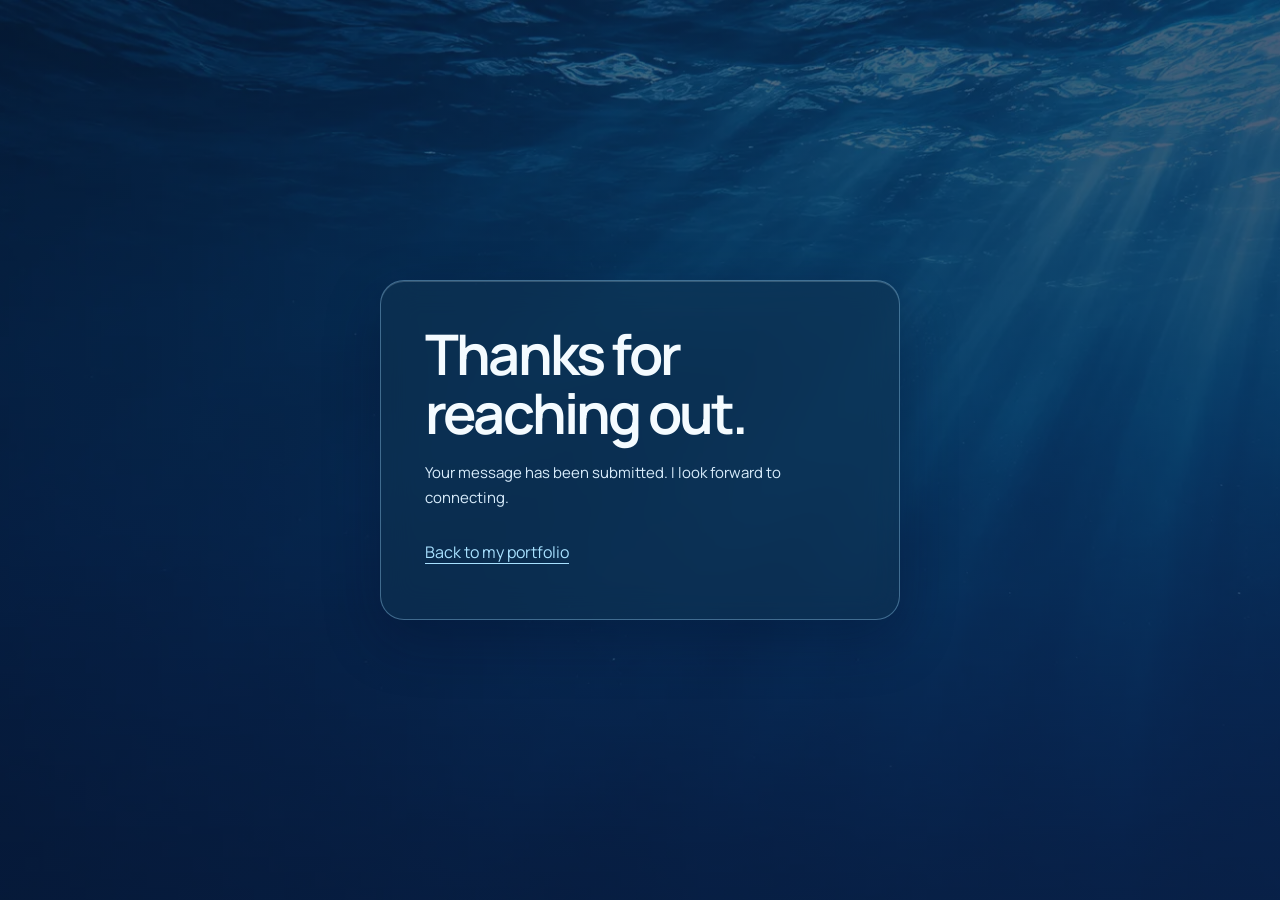
<file: thanks.html>
<!doctype html>
<html lang="en">
<head>
<meta charset="utf-8">
<meta name="viewport" content="width=device-width, initial-scale=1">
<meta name="robots" content="noindex">
<meta name="theme-color" content="#061a35">
<title>Thank you — Kameela Abdi</title>
<link rel="stylesheet" href="style.css?v=ocean-1">
<style>
  * { box-sizing:border-box; }
  body.confirmation {
    margin:0; min-height:100svh; display:grid; place-items:center; padding:28px;
    color:#f3faff; font-family:var(--font-body);
    background:linear-gradient(135deg,#071c3899,#0a234acc),url('images/ocean-depth.webp') center/cover,#061a35 !important;
  }
  .confirmation main {
    width:min(100%,520px); padding:clamp(26px,6vw,44px); border-radius:24px;
    background:#102f50df; border:1px solid #a2dbff5c;
    box-shadow:inset 0 1px 0 #effbff2e,0 20px 56px #010e274d;
  }
  @supports ((backdrop-filter:blur(16px)) or (-webkit-backdrop-filter:blur(16px))) {
    .confirmation main { background:#1033538c; backdrop-filter:blur(16px); -webkit-backdrop-filter:blur(16px); }
  }
  .confirmation h1 { margin:0; color:#f4fbff; font:650 clamp(40px,7vw,56px)/1.05 var(--font-body); letter-spacing:-.05em; }
  .confirmation p { margin:18px 0; font-size:15px; line-height:1.65; color:#d9edfc; }
  .confirmation a { display:inline-block; padding:12px 0; color:#a8e1ff; text-decoration:underline; text-underline-offset:5px; }
</style>
</head>
<body class="confirmation">
<main>
<h1>Thanks for reaching out.</h1>
<p>Your message has been submitted. I look forward to connecting.</p>
<a href="./index.html#contact">Back to my portfolio</a>
</main>
</body>
</html>
</file>
<file: style.css>
/* Portfolio typography. */
:root{--portfolio-serif:Georgia,Cambria,'Times New Roman',serif}
body{font-family:var(--font-body)}
.intro-title .intro-script{font-family:var(--font-body);font-weight:400;letter-spacing:-.065em;text-shadow:none}
.intro-title .intro-script{font-size:clamp(75px,9vw,130px);animation:none;clip-path:none}
.intro-title .intro-small{font-family:var(--font-body)}
.section-title,.project-card h3{font-family:var(--font-body);font-weight:400;letter-spacing:-.045em}
.journey-card h3{font-family:var(--font-body);font-weight:600;font-size:18px;letter-spacing:-.03em}
.site-header .logo{font-family:var(--font-body);font-size:27px;font-weight:600}
@media(max-width:760px){.journey-card h3{font-size:20px}.intro-title .intro-script{font-size:clamp(75px,20vw,115px)}}

/* Text-led project cards. */
.projects-grid .project-card{padding:32px;display:flex;flex-direction:column;border-top:3px solid #b18a82}
.projects-grid .project-card h3{font-size:36px;margin:0;line-height:1.15}
.projects-grid .project-meta{margin:18px 0 22px}
.projects-grid .project-card p{font-size:15px;line-height:1.8;margin:0 0 25px}
.projects-grid .project-foot{margin-top:auto;padding-top:18px;border-top:1px solid var(--line);font-size:11px;letter-spacing:.03em}
@media(max-width:690px){.projects-grid .project-card{padding:26px}.projects-grid .project-card h3{font-size:32px}}

.intro-destination{position:relative;z-index:2;min-height:100vh;min-height:100svh;display:flex;flex-direction:column;color:var(--ink)}
.intro-destination>.site-header{position:relative;flex:none;background:transparent;backdrop-filter:none;z-index:2}
.intro-destination>.hero{flex:1;min-height:0;padding-top:25px;padding-bottom:35px;gap:30px;align-content:center}
.intro-destination .hero-copy{align-self:center}
.intro-destination .intro-title{margin-top:16px;margin-bottom:18px}
.intro-destination .hero-lead{font-size:17px;line-height:1.7;margin-bottom:24px}
.intro-destination .hero-bottom{margin-top:28px}
@media(max-height:650px) and (min-width:691px){.intro-destination .intro-script{font-size:80px}.intro-destination .hero-lead{font-size:14px}.intro-destination .hero-bottom{margin-top:15px}}

/* Consistent drawn icons, including on iOS where Unicode becomes emoji. */
.ui-arrow{width:17px;height:17px;flex:none;fill:none;stroke:currentColor;stroke-width:1.5;stroke-linecap:round;stroke-linejoin:round;vertical-align:middle}
.art-spark svg{display:block;width:24px;height:24px}
@media(max-width:690px){
  .intro-destination .container{width:calc(100% - 44px)}
  .intro-destination .header-inner{height:62px;gap:14px}
  .intro-destination .logo{font-size:25px;letter-spacing:-1px}
  .intro-destination .nav{gap:17px;font-size:11px;font-weight:500}
  .intro-destination>.hero{display:flex;flex-direction:column;align-items:stretch;justify-content:flex-start;gap:23px;padding:26px 0 25px;flex:1}
  .intro-destination .hero-copy{align-self:stretch}
  .intro-destination .availability{border:0;background:none;box-shadow:none;border-radius:0;padding:0;font-size:9px;font-weight:500;letter-spacing:.03em;color:var(--muted);gap:7px}
  .intro-destination .availability::before{width:5px;height:5px;background:var(--blue);box-shadow:none}
  .intro-destination .intro-overline{font-size:8px;letter-spacing:.2em;margin:20px 0 10px;font-weight:600}
  .intro-destination .intro-title{margin:0 0 17px;gap:4px}
  .intro-destination .intro-small{font-size:25px;letter-spacing:-.04em;line-height:1.1}
  .intro-destination .intro-script{font-size:clamp(65px,20vw,83px);line-height:.99;letter-spacing:-.065em;padding:0 0 3px}
  .intro-destination .hero-lead{font-size:14px;line-height:1.7;margin:0 0 22px;max-width:36ch;color:#584337}
  .intro-destination .hero-actions{display:grid;grid-template-columns:1.3fr 1fr;gap:10px}
  .intro-destination .btn{padding:13px 14px;min-height:44px;font-size:11px;gap:12px;font-weight:500;justify-content:space-between;box-shadow:none}
  .intro-destination .btn-primary{background:#493024}
  .intro-destination .btn-secondary{border-color:#49302425;background:#ffffff55}
  .intro-destination .hero-bottom{display:none}
  .intro-destination .art-frame{width:100%;max-width:none;align-self:stretch;margin:0}
  .intro-destination .hero-photo{width:100%;height:clamp(150px,27svh,270px);max-height:none;aspect-ratio:auto;border-radius:16px;box-shadow:0 12px 30px #49302412}
  .intro-destination .hero-photo img{object-fit:cover;object-position:50% 48%}
  .intro-destination .art-spark{top:-10px;left:auto;right:12px;color:#505832}
  .intro-destination .art-spark svg{width:21px;height:21px}
  .intro-destination .art-caption{right:13px;bottom:12px;font-size:11px;padding:8px 12px;background:#fbf8f4dd;border:0;box-shadow:none}
  .section-kicker::after{content:none}
  .floating-cat{width:40px;right:9px;bottom:max(8px,env(safe-area-inset-bottom));opacity:.7}
  .section-title{font-size:35px;line-height:1.12;letter-spacing:-.04em}
  .section-summary,.about-body{font-size:14px;line-height:1.8}
}
@media(max-width:690px) and (max-height:740px){
  .intro-destination>.hero{padding-top:16px;gap:18px}
  .intro-destination .intro-overline{margin-top:14px}
  .intro-destination .intro-script{font-size:65px}
  .intro-destination .hero-lead{font-size:13px;line-height:1.65;margin-bottom:16px}
  .intro-destination .intro-title{margin-bottom:13px}
  .intro-destination .hero-photo{height:22svh;min-height:130px}
}
/* Limit the cost of large moving blur surfaces on phones. */
@media(max-width:690px){
  .ambient-blob{filter:blur(28px);will-change:transform}
  .ambient-blob.b3,.ambient-blob.b4{display:none}
  .ambient-scene::after{filter:none}
  .project-card,.journey-card,.contact-panel,.about-section,.offline-section{backdrop-filter:none;-webkit-backdrop-filter:none}
}
/* One visual design on every screen; only layout and scale respond to available space. */
.intro-destination .availability{border:0;background:none;box-shadow:none;border-radius:0;padding:0;font-size:clamp(9px,.85vw,11px);font-weight:500;letter-spacing:.03em;color:var(--muted);gap:7px}
.intro-destination .availability::before{width:5px;height:5px;background:var(--blue);box-shadow:none}
.intro-destination .intro-overline{font-size:clamp(8px,.8vw,10px);letter-spacing:.2em;margin:20px 0 10px;font-weight:600}
.intro-destination .intro-title{margin:0 0 17px;gap:4px}
.intro-destination .intro-small{font-size:clamp(25px,2.8vw,39px);letter-spacing:-.04em;line-height:1.1}
.intro-destination .hero-lead{font-size:clamp(14px,1.4vw,17px);line-height:1.7;margin:0 0 22px;max-width:36ch;color:#584337}
.intro-destination .hero-actions{display:grid;grid-template-columns:1.3fr 1fr;gap:10px;max-width:370px}
.intro-destination .btn{padding:13px 14px;min-height:44px;font-size:clamp(11px,1vw,13px);gap:12px;font-weight:500;justify-content:space-between;box-shadow:none}
.intro-destination .btn-primary{background:#493024}
.intro-destination .btn-secondary{border-color:#49302425;background:#ffffff55}
.intro-destination .hero-bottom{display:none}
.intro-destination .hero-photo{border-radius:16px;box-shadow:0 12px 30px #49302412}
.intro-destination .hero-photo img{object-fit:cover;object-position:50% 48%}
.intro-destination .art-spark{top:-10px;left:auto;right:12px;color:#505832}
.intro-destination .art-caption{right:13px;bottom:12px;font-size:clamp(11px,1vw,13px);padding:8px 12px;background:#fbf8f4dd;border:0;box-shadow:none}
.section-kicker::after{content:none}
.site-header .nav a:nth-child(3){display:inline}
@media(max-width:690px){
  .site-header .nav,.intro-destination .nav{gap:12px;font-size:10px;font-weight:500}
  .intro-destination .hero-actions{max-width:none}
}
@media(max-width:360px){.intro-destination .logo,.site-header .logo{font-size:22px}.site-header .nav,.intro-destination .nav{gap:9px;font-size:9px}}
@media(max-width:690px) and (max-height:740px){.intro-destination .hero-lead{font-size:13px;line-height:1.65;margin-bottom:16px}.intro-destination .intro-overline{margin-top:14px}.intro-destination .intro-title{margin-bottom:13px}}

/* Locally hosted variable fonts keep typography consistent without external font requests. */
@font-face{font-family:'Fraunces';src:url('fonts/fraunces-latin-full-normal.woff2') format('woff2');font-style:normal;font-weight:300 700;font-display:swap}
@font-face{font-family:'Fraunces';src:url('fonts/fraunces-latin-full-italic.woff2') format('woff2');font-style:italic;font-weight:300 700;font-display:swap}
@font-face{font-family:'Manrope';src:url('fonts/manrope-latin-wght-normal.woff2') format('woff2');font-style:normal;font-weight:200 800;font-display:swap}
:root{--portfolio-serif:'Fraunces',Palatino,Georgia,serif;--font-body:'Manrope',system-ui,sans-serif}
body,button,input,textarea,select{font-family:var(--font-body)}
h1,h2,h3,.site-header .logo,.intro-title .intro-small,.intro-title .intro-script,.art-caption{font-family:var(--portfolio-serif)}
.intro-destination .intro-script{font-weight:500}
.hero-lead,.about-body,.section-summary{font-weight:400}
.nav,.btn,.section-kicker,.eyebrow{font-weight:500}
.intro-destination .intro-script{letter-spacing:-.045em}
/* A single vertical journey, with the full palette flowing through its spine. */
.journey-section.container{width:min(860px,calc(100% - 44px))}
.journey-section .journey-heading{display:block;margin-bottom:20px}
.journey-section .section-title{font-family:var(--portfolio-serif);font-weight:500;letter-spacing:-.03em}
.journey-section .journey-intro{max-width:540px;margin-top:16px;font-size:14px;line-height:1.8}
.journey-note{font:italic 21px var(--portfolio-serif);color:var(--blue);margin:0 0 32px}
.journey-section .journey-timeline{padding:0!important;overflow:visible!important}
.journey-section .journey-timeline::before,.journey-section .journey-timeline::after{content:none;display:none}
.journey-section .journey-list{position:relative;display:grid;grid-template-columns:minmax(0,1fr);grid-auto-flow:row;gap:22px;width:100%;min-width:0;max-width:none;margin:0;padding:0;list-style:none;isolation:isolate}
.journey-section .journey-list::before{content:'';position:absolute;z-index:-1;top:41px;left:13px;width:4px;height:var(--journey-line-length,calc(100% - 82px));border-radius:8px;background:linear-gradient(180deg,#505832 0%,#e7b7bd 10%,#f6f0e6 20%,#bac092 30%,#493024 40%,#a28464 45%,#505832 50%,#e7b7bd 60%,#f6f0e6 70%,#bac092 80%,#493024 90%,#a28464 95%,#505832 100%);background-size:100% 200%;box-shadow:0 0 0 1px #ffffff66,0 0 14px #bd9da530;animation:journey-palette-flow 12s ease-in-out infinite alternate;animation-play-state:paused}
.journey-section .is-in-view .journey-list::before{animation-play-state:running}
@keyframes journey-palette-flow{from{background-position:50% 0%}to{background-position:50% 100%}}
.journey-section .journey-stop{position:relative;min-width:0;padding:0 0 0 48px;scroll-snap-align:none;--journey-offset:0px!important;--milestone-color:#505832}
.journey-section .journey-stop:nth-child(2){--milestone-color:#e7b7bd}
.journey-section .journey-stop:nth-child(3){--milestone-color:#bac092}
.journey-section .journey-stop:nth-child(4){--milestone-color:#493024}
.journey-section .journey-stop:nth-child(5){--milestone-color:#f6f0e6}
.journey-section .journey-stop::before{content:'';position:absolute;z-index:2;top:34px;left:8px;width:14px;height:14px;border:2px solid #505832;border-radius:50%;background:var(--milestone-color);box-shadow:0 0 0 5px #f2eaec99}
.journey-section .journey-stop::after{content:'';position:absolute;left:23px;top:40px;right:auto;width:25px;height:1px;background:#50583233}
.journey-section .journey-card{height:auto;min-height:0;padding:27px 30px 29px;margin:0;border:1px solid #50583226;border-radius:18px;background:#fff8;box-shadow:none;transform:none!important;backdrop-filter:none;-webkit-backdrop-filter:none}
.journey-section .journey-card:hover{background:#fff9!important;border-color:#50583255!important;box-shadow:0 8px 24px #49302409!important;transform:none!important}
.journey-section .journey-date{display:inline;font-size:10px;letter-spacing:.07em;line-height:1.5;font-weight:500}
.journey-section .journey-year{display:inline-block;font-size:10px;letter-spacing:.04em;font-weight:500;padding:5px 10px;margin:0 0 0 12px;background:#e7b7bd4d;box-shadow:none;border-radius:30px}
.journey-section .journey-card h3{font-family:var(--portfolio-serif);font-size:31px;line-height:1.12;font-weight:500;letter-spacing:-.025em;margin:19px 0 9px}
.journey-section .journey-company{font-size:12px;font-weight:600;line-height:1.65;margin-bottom:16px;color:var(--blue)}
.journey-section .journey-description{max-width:58ch;font-size:14px;line-height:1.8;color:var(--muted);margin:0}
@media(max-width:450px){.journey-section .journey-stop{padding-left:38px}.journey-section .journey-stop::after{width:15px}.journey-section .journey-card{padding:23px 20px 25px}.journey-section .journey-card h3{font-size:27px}.journey-section .journey-description{font-size:13px}.journey-section .journey-date{display:block}.journey-section .journey-year{margin:9px 0 0}.journey-note{font-size:20px}}
@media(prefers-reduced-motion:reduce){.journey-section .journey-list::before{animation:none;background-size:100% 100%}}
/* Compact, direct presentation for scanning experience and project work. */
.container,.journey-section.container{width:min(1060px,calc(100% - 44px))}
.section,.offline-section{padding-block:42px}
section{scroll-margin-top:84px}
.section-kicker{font-size:9px;letter-spacing:.16em;margin-bottom:8px}
.section-title{font-family:var(--portfolio-serif);font-size:38px;line-height:1.12;letter-spacing:-.025em;margin-bottom:12px}
.section-kicker::before{content:none}
.section-header{margin-bottom:20px}
.about-section{grid-template-columns:190px 1fr;gap:35px;align-items:start}
.about-body{font-size:14px;line-height:1.75}
.about-body p{margin:0}
.intro-destination>.hero{gap:35px;padding-top:24px;padding-bottom:24px}
.intro-destination .intro-script{font-size:clamp(65px,8vw,105px)}
.intro-destination .hero-lead{max-width:42ch;margin-bottom:19px}
.intro-links{display:flex;gap:20px;margin-top:17px;font-size:12px;color:var(--blue)}
.intro-links a{text-decoration:underline;text-underline-offset:4px;text-decoration-color:#50583255}
.intro-destination .hero-photo{max-height:340px;aspect-ratio:4/3}
.projects-grid{gap:16px}
.projects-grid .project-card{padding:22px 24px}
.projects-grid .project-card h3{font-size:30px}
.projects-grid .project-meta{margin:12px 0 14px;gap:6px}
.tag{padding:5px 9px;font-size:10px}
.projects-grid .project-card p{font-size:14px;line-height:1.7;margin-bottom:16px}
.projects-grid .project-foot{padding-top:12px;font-size:10px}
.journey-section .journey-heading{margin-bottom:20px}
.journey-section .journey-list{gap:13px}
.journey-section .journey-card{padding:17px 22px 19px;display:grid;grid-template-columns:155px minmax(0,1fr);column-gap:20px;border-radius:14px}
.journey-section .journey-date{grid-column:1;grid-row:1 / 4;font-size:10px;padding-top:5px;line-height:1.6}
.journey-section .journey-card h3{grid-column:2;grid-row:1;font-size:27px;line-height:1.15;margin:0 0 5px}
.journey-section .journey-company{grid-column:2;grid-row:2;font-size:11px;margin-bottom:8px}
.journey-section .journey-description{grid-column:2;grid-row:3;max-width:none;font-size:13px;line-height:1.7}
.journey-section .journey-list::before{top:31px}
.journey-section .journey-stop::before{top:24px}
.journey-section .journey-stop::after{top:30px}
.offline-heading{margin-bottom:18px}
.offline-intro{max-width:720px;font-size:13px;line-height:1.7}
.offline-slide img{aspect-ratio:16/10}
.offline-slide figcaption{margin-top:8px;font-size:11px}
.contact-section{padding-top:14px;padding-bottom:44px}
.contact-panel{padding:32px 24px;border-radius:16px}
.contact-panel .section-title{font-size:38px;margin-bottom:12px}
.contact-panel .section-summary{font-size:14px;line-height:1.6;margin-bottom:18px}
.social-links{margin-top:18px;gap:22px}
footer{padding-block:20px}
@media(max-width:690px){
.section,.offline-section{padding-block:30px}
.section-title{font-size:33px}
.about-section{display:block}
.about-section>div:first-child{margin-bottom:14px}
.intro-destination>.hero{padding-top:22px;gap:20px}
.intro-destination .hero-lead{font-size:14px;line-height:1.65;margin-bottom:17px}
.intro-destination .hero-photo{height:25svh;max-height:230px;aspect-ratio:auto}
.intro-links{margin-top:14px;font-size:11px}
.projects-grid .project-card{padding:20px}
.journey-section .journey-card{display:block;padding:16px 18px 18px}
.journey-section .journey-date{display:block;font-size:9px;padding:0;margin-bottom:10px}
.journey-section .journey-card h3{font-size:25px;margin-bottom:5px}
.journey-section .journey-company{font-size:11px;margin-bottom:8px}
.journey-section .journey-description{font-size:13px;line-height:1.7}
.contact-section{padding-top:6px;padding-bottom:30px}
.contact-panel{padding:27px 20px}
.contact-panel .section-title{font-size:33px}
}
/* Foreground and background objects travel at different speeds. */
.ambient-scene .chrome-charm,
.ambient-scene .chrome-bubble {
  --depth: 1;
  --bob-time: 6s;
  --motion-delay: -2s;
  animation: ambient-detail-bounce var(--bob-time) ease-in-out var(--motion-delay) infinite;
  transform: perspective(640px)
    translate3d(calc(var(--scene-x, 0px) * var(--depth)), calc(var(--scene-y, 0px) * var(--depth)), 0)
    rotateX(var(--scene-tilt-x, 0deg)) rotateY(var(--scene-tilt-y, 0deg));
  transition: transform .38s cubic-bezier(.18,.7,.36,1);
}
.ambient-scene .chrome-charm {
  opacity: .83;
  filter: drop-shadow(0 8px 6px #49302436);
}
.ambient-scene .chrome-bubble {
  opacity: .62;
  filter: none;
  background:
    radial-gradient(circle at 26% 22%, #fffaf2 1%, transparent 22%),
    radial-gradient(circle at 36% 32%, #ffe4dd, #d5a096 46%, #a06d5e 77%, #f2cfc0);
  box-shadow: inset -5px -6px 10px #49302435, 0 10px 17px #49302424;
}
.ambient-scene .charm-heart.h1 { left:3.3%; top:28%; width:clamp(49px,7.4vw,111px); --depth:1.35; }
.ambient-scene .charm-heart.h2 { right:8%; bottom:13%; width:clamp(32px,5.4vw,76px); --depth:.85; --motion-delay:-4s; }
.ambient-scene .charm-star.s1 { right:13%; top:18%; width:clamp(42px,6.8vw,96px); --depth:1.6; --motion-delay:-1s; }
.ambient-scene .charm-star.s2 { left:11%; bottom:9%; width:clamp(35px,5.7vw,80px); --depth:1.15; --motion-delay:-3.6s; }
.ambient-scene .charm-star.s3 { right:3%; top:55%; width:clamp(26px,3.5vw,52px); --depth:.7; --motion-delay:-4.8s; opacity:.68; }
.ambient-scene .chrome-bubble.cb1 { right:3.8%; top:31%; width:clamp(35px,6vw,90px); --depth:.95; }
.ambient-scene .chrome-bubble.cb2 { left:3.4%; bottom:23%; width:clamp(34px,5.3vw,77px); --depth:1.45; --motion-delay:-5s; }
.ambient-scene .chrome-bubble.cb3 { right:25%; top:11%; width:clamp(18px,2.9vw,40px); --depth:.64; --motion-delay:-.4s; }
.ambient-scene .chrome-bubble.cb4 { left:37%; bottom:9%; width:clamp(16px,2.4vw,36px); --depth:.65; --motion-delay:-3s; }
@keyframes ambient-detail-bounce {
  0%, 100% { translate: 0 6px; rotate: -13deg; }
  50% { translate: 5px -10px; rotate: 11deg; }
}
@media (max-width:690px) {
  .ambient-scene .charm-heart.h1 { top:auto; bottom:27%; left:2%; }
  .ambient-scene .charm-heart.h2 { right:1%; bottom:15%; }
  .ambient-scene .charm-star.s1 { right:8%; top:15%; }
  .ambient-scene .charm-star.s2 { display:block; left:5%; bottom:7%; }
  .ambient-scene .charm-star.s3 { display:none; }
  .ambient-scene .chrome-bubble.cb1 { right:3%; top:29%; }
  .ambient-scene .chrome-bubble.cb2 { left:2%; bottom:15%; }
  .ambient-scene .chrome-charm,
  .ambient-scene .chrome-bubble { opacity:.52; }
}
@media (prefers-reduced-motion:reduce) {
  .ambient-scene .chrome-charm,
  .ambient-scene .chrome-bubble { animation:none!important; transform:none; transition:none; }
}
/* Native form submission works on the static GitHub Pages site. */
.contact-panel.has-form{display:grid;grid-template-columns:.85fr 1.15fr;align-items:start;gap:38px;text-align:left;padding:30px}
.has-form .section-summary{margin:0 0 20px;font-size:14px}
.contact-email{font-size:clamp(12px,1.2vw,14px);color:var(--blue);text-decoration:underline;text-underline-offset:5px;text-decoration-color:#50583244;overflow-wrap:anywhere}
.has-form .social-links{justify-content:flex-start;margin-top:22px;gap:22px}
.contact-form{display:grid;gap:16px;min-width:0}
.form-field{display:grid;gap:7px}
.form-field label{font-family:var(--font-body);font-size:12px;font-weight:500;color:var(--deep)}
.form-field input,.form-field textarea{box-sizing:border-box;width:100%;min-width:0;border:1px solid #50583233;background:#ffffff66;border-radius:10px;padding:12px 14px;font-family:var(--font-body);font-size:16px;line-height:1.5;color:var(--ink);transition:border-color .2s,box-shadow .2s}
.form-field input{min-height:46px}
.form-field textarea{min-height:124px;resize:vertical}
.form-field input::placeholder,.form-field textarea::placeholder{color:#624e40b3;font-size:13px}
.form-field input:focus,.form-field textarea:focus{outline:2px solid #50583255;outline-offset:2px;border-color:#505832;background:#fffc}
.contact-submit{justify-content:space-between;min-height:46px;gap:25px;cursor:pointer;font-family:var(--font-body);border:0}
.form-trap{display:none}
@media(max-width:690px){.contact-panel.has-form{grid-template-columns:minmax(0,1fr);gap:26px;padding:24px 20px}.has-form .section-summary{margin-bottom:13px}.has-form .social-links{margin-top:17px}.contact-form{gap:14px}}
/* Give the projects room to lead, followed by the experience timeline. */
.work-layout > #projects,
.work-layout > #experience,
.work-layout > #projects > .container { width:100%; min-width:0; margin:0; }
.work-layout .section-header { margin-bottom:22px; justify-content:flex-start; align-items:baseline; gap:18px; }
.work-layout .section-header > a { white-space:nowrap; text-decoration:underline; text-underline-offset:4px; }
.work-layout .projects-grid {
  grid-template-columns:minmax(0,1.25fr) minmax(0,1fr);
  gap:16px;
}
.work-layout .project-card:first-child { grid-row:span 2; }
.work-layout .project-card { padding:clamp(20px,2.6vw,30px); }
.work-layout .rooted-logo { border-radius:8px; }
.work-layout .project-card h3 { text-wrap:balance; }
.work-layout .project-meta { margin:10px 0 12px; }
.work-layout .project-card p:last-child { margin-bottom:0; }
.work-layout > #experience {
  display:grid;
  grid-template-columns:minmax(160px,.55fr) minmax(0,1.45fr);
  gap:clamp(20px,4vw,54px);
}
.work-layout .journey-heading { margin-bottom:0; }
.work-layout .journey-card { display:block; padding:18px 20px 20px; }
.work-layout .journey-date { display:block; font-size:11px; padding:0; margin:0 0 9px; }
.work-layout .journey-card h3 { font-size:26px; margin-bottom:6px; }
.work-layout .journey-company { margin-bottom:9px; }
.work-layout .journey-description { font-size:13px; line-height:1.75; }
.work-layout article:focus-visible { outline:2px solid #505832; outline-offset:3px; }
@media (max-width:760px) {
  .work-layout .projects-grid,
  .work-layout > #experience { grid-template-columns:minmax(0,1fr); }
  .work-layout .project-card:first-child { grid-row:auto; }
}
/* Preserve the complete portrait on phones instead of cropping to a shallow frame. */
@media(max-width:690px){
  .intro-destination .hero-photo{background:transparent;box-shadow:none}
  .intro-destination .hero-photo img{object-fit:contain;object-position:center}
}
/* Clip the photograph itself: contain leaves empty space outside the image. */
@media(max-width:690px){
  .intro-destination .hero-photo{display:flex;justify-content:center;align-items:center}
  .intro-destination .hero-photo img{display:block;width:auto;height:100%;max-width:100%;border-radius:16px;border:1px solid #50583222;box-sizing:border-box;object-fit:contain}
}
/* Keep the moving colors, but avoid repainting a full-screen gradient every frame. */
.ambient-scene{animation:none}
.ambient-scene .ambient-blob.b1{animation-name:ambient-cloud-one}
.ambient-scene .ambient-blob.b2{animation-name:ambient-cloud-two}
@keyframes ambient-cloud-one{0%{transform:translate3d(-8%,-4%,0) rotate(-12deg) scale(1)}50%{transform:translate3d(40%,23%,0) rotate(23deg) scale(1.14)}100%{transform:translate3d(73%,42%,0) rotate(-8deg) scale(.97)}}
@keyframes ambient-cloud-two{0%{transform:translate3d(0,0,0) rotate(0deg) scale(1)}50%{transform:translate3d(-37%,39%,0) rotate(-22deg) scale(1.12)}100%{transform:translate3d(-71%,8%,0) rotate(18deg) scale(.92)}}
@media(max-width:690px){
  .site-header{backdrop-filter:none;-webkit-backdrop-filter:none;background:#f6f0e6e8}
  .intro-destination>.site-header{background:transparent}
}
@media(prefers-reduced-motion:reduce){.ambient-scene .ambient-blob{animation:none!important}.ambient-scene .chrome-charm,.ambient-scene .chrome-bubble{will-change:auto}}
/* A softer, more expressive display face; body text keeps its clear reading rhythm. */
h1,h2,h3,.section-title,.project-card h3,.journey-section .journey-card h3,.intro-title .intro-script,.intro-title .intro-small,.site-header .logo,.art-caption{font-family:var(--portfolio-serif);font-optical-sizing:auto;font-variation-settings:"SOFT" 65,"WONK" 1}
.intro-destination .intro-script{font-weight:500;letter-spacing:-.045em}
.section-title,.project-card h3,.journey-section .journey-card h3{letter-spacing:-.035em}

/* The glossy greeting writes on and dissolves into the introduction. */
.welcome {
  display: none;
}
@media (prefers-reduced-motion: no-preference) {
  .welcome {
    position: absolute;
    z-index: 4;
    inset: 0 0 auto;
    min-height: 100vh;
    min-height: 100svh;
    display: grid;
    place-items: center;
    background:
      radial-gradient(ellipse at 50% 44%, #fff 0%, #faf7fc 33%, transparent 72%),
      linear-gradient(145deg, #f6f2f7, #f0eae2 58%, #f7f4f0);
    animation: welcome-dissolve 3s ease-in-out both;
  }
  .welcome-word {
    display: block;
    width: min(76vw, 600px);
    height: auto;
    padding: 12px;
    filter: hue-rotate(97deg) drop-shadow(0 12px 12px #79493c29);
    mask-image: linear-gradient(105deg, #000 40%, transparent 58%);
    mask-size: 260% 100%;
    mask-repeat: no-repeat;
    animation:
      welcome-write 1.25s cubic-bezier(.36, .07, .32, 1) both,
      welcome-float 3s cubic-bezier(.2, .7, .35, 1) both;
  }
  :root:has(:target, :focus-visible) .welcome {
    visibility: hidden !important;
  }
}
@keyframes welcome-write {
  from { mask-position: 100% 0; opacity: 0; }
  20% { opacity: 1; }
  to { mask-position: 0 0; opacity: 1; }
}
@keyframes welcome-dissolve {
  0%, 65% { opacity: 1; }
  100% { opacity: 0; visibility: hidden; }
}
@keyframes welcome-float {
  from { transform: translateY(14px) scale(.95); }
  62% { transform: translateY(-5px) scale(1); }
  to { transform: translateY(-12px) scale(1.015); }
}


.intro-title .name-letter {
  display: inline-block;
  padding: 0;
  border: 0;
  border-radius: .12em;
  background: transparent;
  color: inherit;
  font: inherit;
  font-optical-sizing: inherit;
  font-variation-settings: inherit;
  line-height: inherit;
  letter-spacing: inherit;
  text-shadow: inherit;
  vertical-align: baseline;
  transform-origin: 8% 33%;
}
.name-letter:enabled { cursor: pointer; }
.name-letter.is-falling { animation: name-letter-fall 1.55s both; }
@keyframes name-letter-fall {
  0%, 100% { transform: translateY(0) rotate(0); }
  20% { transform: translateY(.05em) rotate(34deg); animation-timing-function: ease-in-out; }
  34% { transform: translateY(.08em) rotate(24deg); }
  45% { transform: translateY(.12em) rotate(38deg); animation-timing-function: cubic-bezier(.55,.05,.78,.44); }
  66% { transform: translateY(.39em) rotate(57deg); }
  83% { transform: translateY(-.05em) rotate(-5deg); }
}


/* Light at the surface, with deeper blues farther down the page. */
:root {
  --ocean-light: #dcefff;
  --ocean-floor: #06182e;
  --ocean-navy: #082642;
  --ocean-ink: #edf7ff;
  --ocean-muted: #bdd8ed;
  --ocean-link: #a9d9ff;
  --ocean-rule: #b8e0ff4d;
  --ocean-glass: #123758f2;
  --ocean-glass-raised: #19466a;
  --ocean-shadow: 0 18px 44px #02142a3b, inset 0 1px 0 #e5f5ff32;
}

body#top {
  --ink: var(--ocean-ink);
  --deep: var(--ocean-ink);
  --muted: var(--ocean-muted);
  --blue: var(--ocean-link);
  --sage: var(--ocean-link);
  --line: var(--ocean-rule);
  color: var(--ink);
  background: linear-gradient(
    180deg,
    #e3f3ff 0,
    #b6dcf7 60vh,
    #a1cbed 108vh,
    #87bce3 137vh,
    #3c769f 174vh,
    #244f77 216vh,
    #0d2c4c 297vh,
    var(--ocean-floor) 385vh
  ) !important;
}

body#top ::selection { background: #9ed5ff; color: var(--ocean-navy); }

.ambient-scene { background: transparent; }

.ambient-scene::before,
.ambient-scene::after {
  content: '';
  position: absolute;
  inset: 0;
  z-index: -1;
  filter: none;
  animation: none;
  background-size: cover;
  background-repeat: no-repeat;
}

.ambient-scene::before {
  background-image:
    linear-gradient(105deg, #e2f3fff7 0%, #cae8fcdb 42%, #b8dcfa8a 64%, #9ecef658),
    url("images/ocean-puddle.webp");
  background-position: center, 67% center;
  opacity: clamp(0, calc(.92 - var(--water-depth, 0) * 1.35), .92);
}

.ambient-scene::after {
  background-image:
    linear-gradient(138deg, #123b6559, #06182ee0),
    url("images/ocean-depth.webp");
  background-position: center;
  opacity: calc(var(--water-depth, 0) * .84);
}

.ambient-scene .ambient-blob { display: none; }
.ambient-scene .chrome-charm { filter: drop-shadow(0 7px 12px #04264d35); }
.ambient-scene .charm-heart { opacity: .82; }
.ambient-scene .charm-star { opacity: .69; }

.ambient-scene .chrome-bubble {
  opacity: .48;
  border-color: #e6f3ffbb;
  background:
    radial-gradient(circle at 28% 22%, #f3fbff 1%, transparent 28%),
    radial-gradient(circle at 38% 35%, #d2eeff, #77b4e2 51%, #2b64a0 82%, #a4d1ff);
  box-shadow: inset -4px -6px 10px #07315770, 0 8px 20px #06172e35;
}

.intro-destination,
#portfolio > .about-section,
.work-layout > #projects > .container > .section-header {
  --ink: #0b2948;
  --deep: #092642;
  --muted: #103451;
  --blue: #225d8e;
  --sage: #286998;
}

.intro-destination .intro-small { font-style: normal; font-weight: 500; letter-spacing: -.035em; }
.intro-destination .intro-title { margin-bottom: 20px; }
.intro-destination .intro-script { color: #113b62; text-shadow: 0 2px 0 #f2faff99; }
.intro-destination .intro-dot { color: #2e78aa; }
.intro-destination .hero-lead { color: var(--ink); }
.intro-destination .intro-links { margin-top: 20px; }
.intro-links a { text-decoration-color: currentColor; }

body#top > .site-header {
  --deep: var(--ocean-navy);
  --ink: var(--ocean-navy);
  background: #d9eefff5;
  border-color: #21487032;
  backdrop-filter: none;
}

.site-header .nav a { color: var(--ink); font-weight: 650; }
.site-header .nav a:is(:hover, :focus-visible) { color: #245f90; font-weight: 650; }
.site-header .nav a::after { height: 2px; background: #327fb9; }
.site-header .logo span { color: #337dae; }

.intro-destination .art-frame::before {
  content: '';
  position: absolute;
  z-index: -1;
  inset: -11px -11px -11px -11px;
  border: 1px solid #eff9ff90;
  border-radius: 26px;
  background: #dcefff6e;
  box-shadow: 0 20px 42px #123a6340;
}

.intro-destination .art-spark { display: none; }
.intro-destination .hero-photo,
.intro-destination .art-frame:hover .hero-photo { box-shadow: none; }
.intro-destination .hero-photo img { border-color: #f3fbff80; }

.intro-destination .art-caption {
  color: #113453;
  background: #e8f6fff0;
  border: 1px solid #f7fbffac;
  font-style: normal;
}

@media (max-width:690px) {
  .ambient-scene::before { background-position: center, 69% center; }
  .intro-destination .art-frame::before { inset: -6px 3% -6px; border-radius: 20px; }
  .intro-destination .intro-title { margin-bottom: 14px; }
}

#portfolio > .about-section,
.work-layout > .section,
#portfolio > .skills-section { border-top: 1px solid var(--ocean-rule); }
#portfolio > .about-section { border-top: 1px solid #21487040 !important; }
.work-layout > .section { padding-block: clamp(30px, 5vw, 64px); }
#portfolio > .skills-section { padding-top: clamp(30px, 5vw, 64px); }
main > .section::before,
main > .contact-section::before { content: none; }

.work-layout .project-card,
.work-layout .journey-card,
#portfolio .vinyl-player,
#portfolio .contact-panel.has-form {
  background: var(--ocean-glass);
  border: 1px solid var(--ocean-rule);
  border-radius: 20px;
  box-shadow: var(--ocean-shadow);
  backdrop-filter: none;
  -webkit-backdrop-filter: none;
}

@supports ((backdrop-filter: blur(12px)) or (-webkit-backdrop-filter: blur(12px))) {
  body#top > .site-header {
    background: #d9eeffdc;
    -webkit-backdrop-filter: blur(12px) saturate(1.18);
    backdrop-filter: blur(12px) saturate(1.18);
  }

  .work-layout .project-card,
  .work-layout .journey-card,
  #portfolio .vinyl-player,
  #portfolio .contact-panel.has-form {
    background: #0e3153cf;
    -webkit-backdrop-filter: blur(15px) saturate(1.2);
    backdrop-filter: blur(15px) saturate(1.2);
  }
}

.work-layout .project-card:is(:hover, :focus-within),
.work-layout .journey-card:is(:hover, :focus-within),
#portfolio .contact-panel.has-form:is(:hover, :focus-within) {
  background: var(--ocean-glass-raised) !important;
  border-color: #b9e2ff9c !important;
  box-shadow: var(--ocean-shadow) !important;
  transform: none !important;
}

.work-layout .project-card:is(:hover, :focus-within) h3,
.work-layout .journey-card:is(:hover, :focus-within) h3,
#portfolio .contact-panel:is(:hover, :focus-within) h2 { color: var(--ocean-ink); }
.work-layout .project-card .tag,
.work-layout .project-card .tag:hover {
  color: #d8edff !important;
  background: #aad9ff20 !important;
}
.work-layout .rooted-logo { border-radius: 10px; }
.work-layout > #experience .journey-date { color: var(--ocean-muted); }
.work-layout > #experience .journey-year {
  color: var(--ocean-ink);
  background: #a4d1f930;
  font-variant-numeric: tabular-nums;
}
.journey-section .journey-list::before {
  background: #9dd0fa7d;
  box-shadow: none;
  animation: none;
}
.journey-section .journey-stop::before {
  border-color: #193f63;
  background: #a5d7ff;
  box-shadow: 0 0 0 4px #b4ddff30;
}
.journey-section .journey-stop::after { background: var(--ocean-rule); }

#portfolio .offline-slide img,
#portfolio .offline-slide:is(:hover, :focus-within) img {
  border-color: var(--ocean-rule) !important;
  box-shadow: 0 10px 26px #03142947 !important;
  filter: none !important;
  transform: none;
}
#portfolio .offline-slide figcaption,
#portfolio .offline-slide:is(:hover, :focus-within) figcaption { color: var(--ocean-ink); }
#portfolio .offline-arrow { color: var(--ocean-ink); background: #174367; }
#portfolio .offline-arrow:is(:hover, :focus-visible) { color: var(--ocean-navy); background: #b0dfff; }

#portfolio .form-field input,
#portfolio .form-field textarea {
  background: #092944;
  border-color: #b2daf76e;
  color: var(--ocean-ink);
  color-scheme: dark;
}
#portfolio .form-field :is(input, textarea)::placeholder { color: #b1cbdf; }
#portfolio .form-field :is(input, textarea):focus { border-color: #a5d8ff; }
#portfolio .contact-email { text-decoration-color: currentColor; }

.btn-primary,
.intro-destination .btn-primary {
  color: #072642;
  background: #a9d9ff;
}
.intro-destination .btn-primary { color: #f2faff; background: #113d64; }
.btn-primary:is(:hover, :focus-visible) { color: #072642; background: #cbeaff; }
.intro-destination .btn-primary:is(:hover, :focus-visible) { color: #f5fcff; background: #215880; }
.intro-destination .btn-secondary {
  color: #0a3152;
  background: #e9f6ffb8;
  border-color: #1c4d764d;
}
.intro-destination .btn-secondary:is(:hover, :focus-visible) {
  color: #0a3152;
  background: #f1f9ff;
  border-color: #4177a2;
}
.btn:is(:hover, :focus-visible),
#portfolio .offline-arrow:is(:hover, :focus-visible) { box-shadow: 0 0 0 2px #86c2f055; }
body#top :focus-visible { outline-color: #9ad5ff; }
.intro-destination :focus-visible,
body#top > .site-header :focus-visible { outline-color: #13578c; }

.floating-cat { filter: drop-shadow(0 8px 14px #021a3980); }
.floating-cat .cat-bubble { color: #e4f4ff; background: #102f4c; border-color: #9bd4ff53; }
.floating-cat .cat-bubble::after { border-color: #9bd4ff53; }
body#top .footer-inner { color: var(--ocean-muted); }

@media (prefers-reduced-motion: no-preference) {
  .welcome {
    background: radial-gradient(ellipse at 50% 44%, #e8f7ff, #c2e1f7 55%, #9bcced);
  }
  .welcome-word { filter: hue-rotate(327deg) saturate(.75) drop-shadow(0 12px 12px #1e4c7861); }
}

.ambient-scene .water-ripple {
  position: absolute;
  z-index: 1;
  width: clamp(110px, 19vw, 250px);
  aspect-ratio: 2.2 / 1;
  pointer-events: none;
  border: 1.5px solid #d6f7ffb8;
  border-radius: 50%;
  box-shadow: 0 2px 5px #0b4b7666, inset 0 2px 4px #deefff80;
  opacity: 0;
}
.water-ripple::before {
  content: '';
  position: absolute;
  inset: 14%;
  border: 1px solid #a7deff9c;
  border-radius: 50%;
}
@media (prefers-reduced-motion: reduce) {
  .ambient-scene .water-ripple { display: none; }
}

/* The record keeps the current skill visible while the player is paused. */
.vinyl-player {
  display: grid;
  grid-template-columns: minmax(160px, 246px) minmax(0, 1fr);
  align-items: center;
  gap: clamp(24px, 6vw, 72px);
  padding: clamp(22px, 4vw, 48px);
}

.vinyl-platter {
  position: relative;
  display: grid;
  place-items: center start;
  aspect-ratio: 1.12;
  border: 1px solid #8cb5d576;
  border-radius: 15px;
  background: linear-gradient(145deg, #274e70, #122c48 55%, #0d223c);
  box-shadow: inset 0 1px 0 #d8edff47, 0 9px 18px #030e26a3;
}

.vinyl-record {
  position: relative;
  display: grid;
  place-items: center;
  width: 79%;
  margin-inline-start: 8%;
  aspect-ratio: 1;
  border: 1px solid #467392;
  border-radius: 50%;
  background:
    conic-gradient(from -12deg, transparent 7%, #b0e1ff2c 13%, transparent 23%, transparent 48%, #86c4fa28 55%, transparent 65%),
    repeating-radial-gradient(circle, #33607b40 0 1px, transparent 1px 3px),
    radial-gradient(circle at 47% 45%, #183b53, #071827 80%);
  box-shadow: inset 0 0 0 4px #061623, 0 3px 6px #020a12bc;
}

.vinyl-record::before {
  content: '';
  position: absolute;
  inset: 8%;
  border-radius: inherit;
  border: 1px solid #7baaab28;
  border-right-color: #bce6ff66;
  border-bottom-color: #bce6ff40;
  animation: vinyl-spin 9s linear infinite;
  animation-play-state: paused;
}

.vinyl-label {
  position: relative;
  display: grid;
  place-items: center;
  width: 32%;
  aspect-ratio: 1;
  border: 1px solid #c4e8ff;
  border-radius: 50%;
  background:
    radial-gradient(circle, transparent 54%, #1642675e 55% 57%, transparent 58%),
    conic-gradient(from -40deg, #ceeaff, #779fc7, #a9cff0, #547fa9, #ceeaff);
  box-shadow: 0 0 0 2px #051b31;
  animation: vinyl-spin 9s linear infinite;
  animation-play-state: paused;
}

.vinyl-label::before {
  content: '';
  position: absolute;
  inset: 22% 18% auto;
  height: 21%;
  background:
    linear-gradient(#214968, #214968) center 15% / 68% 15% no-repeat,
    linear-gradient(#214968, #214968) center 70% / 44% 15% no-repeat;
}

.vinyl-label::after {
  content: '';
  width: 10%;
  aspect-ratio: 1;
  border-radius: 50%;
  background: #15324c;
  box-shadow: 0 1px 1px #fff8, inset 0 1px 0 #020c17;
}

.vinyl-arm {
  position: absolute;
  inset-block-start: 18%;
  inset-inline-end: 12%;
  width: clamp(3px, .42vw, 5px);
  height: 52%;
  border-radius: 5px;
  background: linear-gradient(90deg, #7da5c9, #d5eeff 48%, #628aaa);
  box-shadow: 1px 3px 4px #030c18bc;
  transform: rotate(22deg);
  transform-origin: center top;
  transition: transform .35s ease;
}

.vinyl-arm::before {
  content: '';
  position: absolute;
  inset: -8% auto auto 50%;
  width: clamp(11px, 1.5vw, 18px);
  aspect-ratio: 1;
  border: 1px solid #a7c9e5;
  border-radius: 50%;
  background: radial-gradient(circle at 34% 34%, #d6ecff, #517b9d 68%, #294863);
  transform: translateX(-50%);
}

.vinyl-arm::after {
  content: '';
  position: absolute;
  inset: auto auto -4% 50%;
  width: clamp(7px, .9vw, 11px);
  height: clamp(9px, 1.1vw, 14px);
  border-radius: 3px;
  background: linear-gradient(90deg, #294c6a, #88aecf, #274663);
  transform: translateX(-50%) rotate(-6deg);
}

.vinyl-player.is-playing .vinyl-record::before,
.vinyl-player.is-playing .vinyl-label { animation-play-state: running; }
.vinyl-player.is-playing .vinyl-arm { transform: rotate(36deg); }
@keyframes vinyl-spin { to { transform: rotate(1turn); } }

.vinyl-copy { min-width: 0; }
.vinyl-copy .section-title {
  margin-bottom: clamp(16px, 2vw, 24px);
  font: 650 17px/1.2 var(--font-body);
  letter-spacing: -.025em;
}

.vinyl-category {
  margin: 0;
  color: var(--ocean-link);
  font: 670 11px/1.4 var(--font-body);
  letter-spacing: .09em;
  text-transform: uppercase;
}

.vinyl-name {
  position: relative;
  display: flex;
  align-items: center;
  gap: 9px;
  min-block-size: 2.24em;
  width: min(100%, 16ch);
  margin: 0 0 12px;
  border-radius: 7px;
  color: var(--ocean-ink);
  font: 520 clamp(27px, 4vw, 49px)/1.12 var(--portfolio-serif);
  letter-spacing: -.032em;
}

.vinyl-current {
  min-width: 0;
  overflow-wrap: anywhere;
  text-wrap: balance;
}

.vinyl-chevron {
  flex: none;
  width: 14px;
  height: 14px;
  color: var(--ocean-link);
}

.vinyl-player[data-ready] .vinyl-picker {
  position: absolute;
  inset: 0;
  width: 100%;
  height: 100%;
  opacity: 0;
}

.vinyl-picker { cursor: pointer; color-scheme: dark; }
.vinyl-picker optgroup,
.vinyl-picker option { background: #10324f; color: #edf7ff; }
.vinyl-name:focus-within { outline: 2px solid #9ad5ff; outline-offset: 5px; }

.vinyl-player:not([data-ready]) :is(.vinyl-current, .vinyl-chevron) { display: none; }
.vinyl-player:not([data-ready]) .vinyl-picker {
  width: 100%;
  min-height: 44px;
  padding: 8px;
  border: 1px solid var(--ocean-rule);
  border-radius: 7px;
  background: #10324f;
  color: var(--ocean-ink);
  font: 600 15px/1.2 var(--font-body);
  letter-spacing: 0;
}

.vinyl-controls:not([hidden]) {
  display: flex;
  align-items: center;
  gap: 9px;
}

.vinyl-controls button {
  display: grid;
  place-items: center;
  width: 44px;
  height: 44px;
  padding: 0;
  border: 1px solid #b8e0ff55;
  border-radius: 50%;
  background: #80bfff1c;
  color: #d4eeff;
  cursor: pointer;
}

.vinyl-controls button:nth-child(2) {
  width: 49px;
  height: 49px;
  border-color: #c8e9ff;
  background: #adddff;
  color: #0b2948;
}

.vinyl-controls button:not(:disabled):hover { border-color: #a4d3fa; background: #80bfff45; }
.vinyl-controls button:nth-child(2):not(:disabled):hover { background: #d3edff; }
.vinyl-controls button:disabled { opacity: .6; cursor: default; }

.vinyl-controls svg { width: 18px; height: 18px; }
.vinyl-controls .icon-play,
.vinyl-player.is-paused .icon-pause { display: none; }
.vinyl-player.is-paused .icon-play { display: block; }

.vinyl-status {
  position: absolute;
  width: 1px;
  height: 1px;
  overflow: hidden;
  clip-path: inset(50%);
  white-space: nowrap;
}

@media (max-width: 560px) {
  .vinyl-player {
    grid-template-columns: minmax(0, 1fr);
    text-align: center;
    justify-items: center;
    gap: 17px;
    padding: 22px;
  }

  .vinyl-platter { width: min(100%, 145px); border-radius: 12px; }
  .vinyl-copy { width: 100%; }
  .vinyl-copy .section-title { margin-bottom: 12px; }
  .vinyl-name { justify-content: center; margin: 0 auto 12px; }
  .vinyl-controls { justify-content: center; }
}

@media (prefers-reduced-motion: reduce) {
  .vinyl-record::before,
  .vinyl-label { animation: none; }
  .vinyl-arm { transition: none; }
}
</file>
